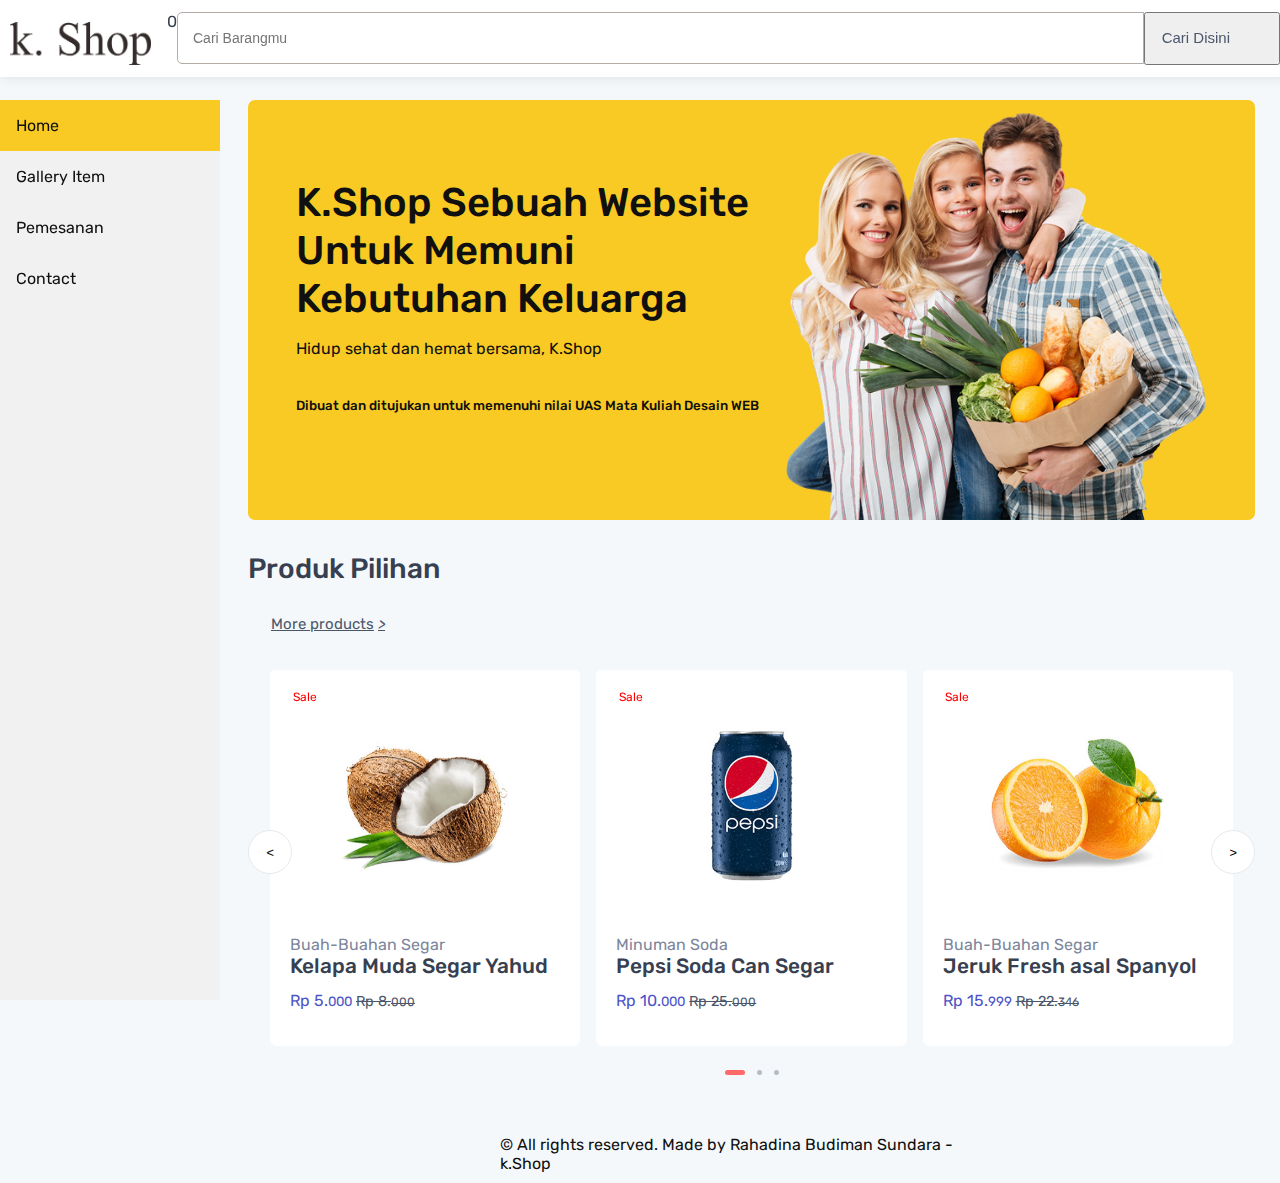
<file: index.html>
<!DOCTYPE html>
<html lang="en">

<head>
    <meta charset="UTF-8">
    <meta http-equiv="X-UA-Compatible" content="IE=edge">
    <meta name="viewport" content="width=device-width, initial-scale=1, maximum-scale=1, user-scalable=no">
    <link rel="shortcut icon" href="favicon/favicon.ico">
    <link rel="stylesheet" href="assets/css/styles.css">
    <link rel="stylesheet" href="assets/css/tiny-slider.css">
    <link rel="stylesheet" href="assets/css/simplebar.min.css">
    <link rel="stylesheet" href="https://cdn.jsdelivr.net/npm/boxicons@latest/css/boxicons.min.css">
    <title>k. Shop | Belanja Enak Bayarnya Gaenak</title>
</head>

<body>
    <!-- Bagian Header -->
    <header class="bg-light shadow-sm container-header fixed-atas">
        <div class="navbar navbar-light">
            <div class="input-group">
                <a class="navbar-logo" href="index.html"><img src="assets/images/logo.png" width="141" alt="k.Shop"></a>
                <div class="keranjang">
                    <span>0</span>
                </div>
                <input type="text" class="form-control rounded" placeholder="Cari Barangmu" disabled>
                <button class="button-control">Cari Disini</button>
                <div class="buat-navbar-samping">
                    <a class="active" href="index.html">Home</a>
                    <a href="gallery_item.html">Gallery Item</a>
                    <a href="pemesanan.html">Pemesanan</a>
                    <a href="kontak.html">Contact</a>
                </div>
                <div class="keranjang">
                    <span>0</span>
                </div>
            </div>
        </div>
    </header>
    <!-- Bagian Sidebar -->
    <aside class="offcanvas offcanvas-expand" id="sideNav" style="max-width: 0rem;">
        <div class="sidebar">
            <a class="active" href="index.html">Home</a>
            <a href="gallery_item.html">Gallery Item</a>
            <a href="pemesanan.html">Pemesanan</a>
            <a href="kontak.html">Contact</a>
        </div>
    </aside>
    <!-- Page-->
    <!-- Bagian Konten -->
    <main class="offcanvas-enabled">
        <section class="ps-lg-4 pe-lg-3 pt-4">
            <div class="px-3 pt-2">
                <!-- Carousels -->
                <section class="tns-carousel mb-3 mb-md-5">
                    <div class="tns-carousel-inner"
                        data-carousel-options="{&quot;items&quot;: 1, &quot;mode&quot;: &quot;gallery&quot;, &quot;nav&quot;: false, &quot;responsive&quot;: {&quot;0&quot;: {&quot;nav&quot;: true, &quot;controls&quot;: false}, &quot;576&quot;: {&quot;nav&quot;: false, &quot;controls&quot;: true}}}">
                        <!-- Slide 1-->
                        <div>
                            <div class="rounded-3 px-md-5 text-center text-xl-start" style="background-color: #f9ca24;">
                                <div class="d-xl-flex justify-content-between align-items-center px-4 px-sm-5 mx-auto"
                                    style="max-width: 1226px;">
                                    <div class="py-5 me-xl-4 mx-auto mx-xl-0" style="max-width: 490px;">
                                        <h2 class="h1 gelap">K.Shop Sebuah Website Untuk Memuni Kebutuhan
                                            Keluarga</h2>
                                        <p class="gelap pb-4">Hidup sehat dan hemat bersama, K.Shop</p>
                                        <h5 class="gelap pb-3">Dibuat dan ditujukan untuk memenuhi nilai
                                            UAS Mata Kuliah Desain WEB</h5>
                                    </div>
                                    <div><img src="assets/images/family1.png" alt="Image"></div>
                                </div>
                            </div>
                        </div>
                        <!-- Slide 2-->
                        <div>
                            <div class="rounded-3 px-md-5 text-center text-xl-start" style="background-color: #1a6fb0;">
                                <div class="d-xl-flex justify-content-between align-items-center px-4 px-sm-5 mx-auto"
                                    style="max-width: 1226px;">
                                    <div class="py-5 me-xl-4 mx-auto mx-xl-0" style="max-width: 490px;">
                                        <h2 class="h1 text-light">K.Shop Memliki bahan-bahan segar dan berkualitas
                                            langsung dari alam.</h2>
                                        <p class="text-light pb-4">Harga murah membuat website ini diminati oleh
                                            seluruh keluarga di Dunia.</p>
                                        <h5 class="text-light pb-3">#KELUARGASEHAT #KELUARGABAHAGIA</h5>
                                    </div>
                                    <div><img src="assets/images/segar.jpg" alt="Image"></div>
                                </div>
                            </div>
                        </div>
                    </div>
                </section>
                <!-- Bagian Grid -->
                <section class="pt-3 pt-md-4 py-5">
                    <!-- Heading-->
                    <div
                        class="d-flex flex-wrap justify-content-between align-items-center pt-1 border-bottom pb-4 mb-4">
                        <h2 class="h3 mb-0 pt-3 me-3">Produk Pilihan</h2>
                        <div class="pt-3"><a class="btn btn-outline-accent btn-sm" href="gallery_item.html">More
                                products<i class="ci-arrow-right ms-1 me-n1"></i></a></div>
                    </div>
                    <div class="tns-carousel tns-controls-static tns-controls-outside tns-nav-enabled pt-2">
                        <div class="tns-carousel-inner"
                            data-carousel-options="{&quot;items&quot;: 2, &quot;gutter&quot;: 16, &quot;controls&quot;: true, &quot;autoHeight&quot;: true, &quot;responsive&quot;: {&quot;0&quot;:{&quot;items&quot;:1}, &quot;480&quot;:{&quot;items&quot;:2}, &quot;720&quot;:{&quot;items&quot;:3}, &quot;991&quot;:{&quot;items&quot;:2}, &quot;1140&quot;:{&quot;items&quot;:3}, &quot;1300&quot;:{&quot;items&quot;:4}, &quot;1500&quot;:{&quot;items&quot;:5}}}">
                            <!-- Product-->
                            <div>
                                <div class="card product-card card-static pb-3"><span
                                        class="badge bg-danger badge-shadow">Sale</span>
                                    <a class="card-img-top d-block overflow-hidden"><img src="assets/images/01.jpg"
                                            alt="Product"></a>
                                    <div class="card-body py-2"><a class="product-meta d-block fs-xs pb-1"
                                            href="#">Buah-Buahan Segar</a>
                                        <h3 class="product-title fs-sm text-truncate"><a
                                                href="grocery-single.html">Kelapa Muda Segar Yahud</a></h3>
                                        <div class="product-price"><span class="text-accent">Rp
                                                5.<small>000</small></span>
                                            <del class="fs-sm-disc text-muted">Rp 8.<small>000</small></del>
                                        </div>
                                    </div>
                                    <div class="product-floating-btn">
                                        <a href="pemesanan.html"><button class="beli-sekarang">Beli
                                                Sekarang</button></a>
                                    </div>
                                </div>
                            </div>
                            <!-- Product-->
                            <div>
                                <div class="card product-card card-static pb-3"><span
                                        class="badge bg-danger badge-shadow">Sale</span>
                                    <a class="card-img-top d-block overflow-hidden"><img src="assets/images/03.jpg"
                                            alt="Product"></a>
                                    <div class="card-body py-2"><a class="product-meta d-block fs-xs pb-1"
                                            href="#">Minuman Soda</a>
                                        <h3 class="product-title fs-sm text-truncate"><a
                                                href="grocery-single.html">Pepsi Soda Can Segar</a></h3>
                                        <div class="product-price"><span class="text-accent">Rp
                                                10.<small>000</small></span>
                                            <del class="fs-sm-disc text-muted">Rp 25.<small>000</small></del>
                                        </div>
                                    </div>
                                    <div class="product-floating-btn">
                                        <a href="pemesanan.html"><button class="beli-sekarang">Beli
                                                Sekarang</button></a>
                                    </div>
                                </div>
                            </div>
                            <!-- Product-->
                            <div>
                                <div class="card product-card card-static pb-3"><span
                                        class="badge bg-danger badge-shadow">Sale</span>
                                    <a class="card-img-top d-block overflow-hidden"><img src="assets/images/04.jpg"
                                            alt="Product"></a>
                                    <div class="card-body py-2"><a class="product-meta d-block fs-xs pb-1"
                                            href="#">Buah-Buahan Segar</a>
                                        <h3 class="product-title fs-sm text-truncate"><a
                                                href="grocery-single.html">Jeruk Fresh asal Spanyol</a></h3>
                                        <div class="product-price"><span class="text-accent">Rp
                                                15.<small>999</small></span>
                                            <del class="fs-sm-disc text-muted">Rp 22.<small>346</small></del>
                                        </div>
                                    </div>
                                    <div class="product-floating-btn">
                                        <a href="pemesanan.html"><button class="beli-sekarang">Beli
                                                Sekarang</button></a>
                                    </div>
                                </div>
                            </div>
                            <!-- Product-->
                            <div>
                                <div class="card product-card card-static pb-3"><span
                                        class="badge bg-danger badge-shadow">Sale</span>
                                    <a class="card-img-top d-block overflow-hidden"><img src="assets/images/05.jpg"
                                            alt="Product"></a>
                                    <div class="card-body py-2"><a class="product-meta d-block fs-xs pb-1"
                                            href="#">Skincare</a>
                                        <h3 class="product-title fs-sm text-truncate"><a
                                                href="grocery-single.html">Moisture Body Lotion</a></h3>
                                        <div class="product-price"><span class="text-accent">Rp
                                                21.<small>743</small></span>
                                            <del class="fs-sm-disc text-muted">Rp 27.<small>951</small></del>
                                        </div>
                                    </div>
                                    <div class="product-floating-btn">
                                        <a href="pemesanan.html"><button class="beli-sekarang">Beli
                                                Sekarang</button></a>
                                    </div>
                                </div>
                            </div>
                            <!-- Product-->
                            <div>
                                <div class="card product-card card-static pb-3"><span
                                        class="badge bg-danger badge-shadow">Sale</span>
                                    <a class="card-img-top d-block overflow-hidden"><img src="assets/images/06.jpg"
                                            alt="Product"></a>
                                    <div class="card-body py-2"><a class="product-meta d-block fs-xs pb-1"
                                            href="#">Makanan</a>
                                        <h3 class="product-title fs-sm text-truncate"><a href="grocery-single.html">Nut
                                                Chocolate Paste</a></h3>
                                        <div class="product-price"><span class="text-accent">Rp
                                                50.<small>123</small></span>
                                            <del class="fs-sm-disc text-muted">Rp 47.<small>999</small></del>
                                        </div>
                                    </div>
                                    <div class="product-floating-btn">
                                        <a href="pemesanan.html"><button class="beli-sekarang">Beli
                                                Sekarang</button></a>
                                    </div>
                                </div>
                            </div>
                            <!-- Product-->
                            <div>
                                <div class="card product-card card-static pb-3"><span
                                        class="badge bg-danger badge-shadow">Sale</span>
                                    <a class="card-img-top d-block overflow-hidden"><img src="assets/images/07.jpg"
                                            alt="Product"></a>
                                    <div class="card-body py-2"><a class="product-meta d-block fs-xs pb-1"
                                            href="#">Bahan Pangan</a>
                                        <h3 class="product-title fs-sm text-truncate"><a
                                                href="grocery-single.html">Mozzarella Mini Cheese</a></h3>
                                        <div class="product-price"><span class="text-accent">Rp
                                                26.<small>999</small></span>
                                            <del class="fs-sm-disc text-muted">Rp 32.<small>999</small></del>
                                        </div>
                                    </div>
                                    <div class="product-floating-btn">
                                        <a href="pemesanan.html"><button class="beli-sekarang">Beli
                                                Sekarang</button></a>
                                    </div>
                                </div>
                            </div>
                            <!-- Product-->
                            <div>
                                <div class="card product-card card-static pb-3"><span
                                        class="badge bg-danger badge-shadow">Sale</span>
                                    <a class="card-img-top d-block overflow-hidden"><img src="assets/images/08.jpg"
                                            alt="Product"></a>
                                    <div class="card-body py-2"><a class="product-meta d-block fs-xs pb-1"
                                            href="#">Bahan Pangan</a>
                                        <h3 class="product-title fs-sm text-truncate"><a
                                                href="grocery-single.html">Mozzarella De Lucia</a></h3>
                                        <div class="product-price"><span class="text-accent">Rp
                                                42<small>999</small></span>
                                            <del class="fs-sm-disc text-muted">Rp 55<small>999</small></del>
                                        </div>
                                    </div>
                                    <div class="product-floating-btn">
                                        <a href="pemesanan.html"><button class="beli-sekarang">Beli
                                                Sekarang</button></a>
                                    </div>
                                </div>
                            </div>
                        </div>
                    </div>
                </section>
                <!-- Footer-->
                <div class="justify-content-between align-items-center mx-auto px-3"
                    style="width: 50%; padding-bottom: 10px;">
                    <div class="gelap opacity-50 py-3">© All rights
                        reserved. Made
                        by Rahadina Budiman
                        Sundara - k.Shop</a>
                    </div>
                </div>
            </div>
        </section>
    </main>
    <script src="assets/js/catalog.js"></script>
    <script src="assets/js/tiny-slider.js"></script>
    <script src="assets/js/smooth-scroll.polyfills.min.js"></script>
    <script src="assets/js/theme.min.js"></script>
    <script src="assets/js/simplebar.min.js"></script>
</body>

</html>
</file>
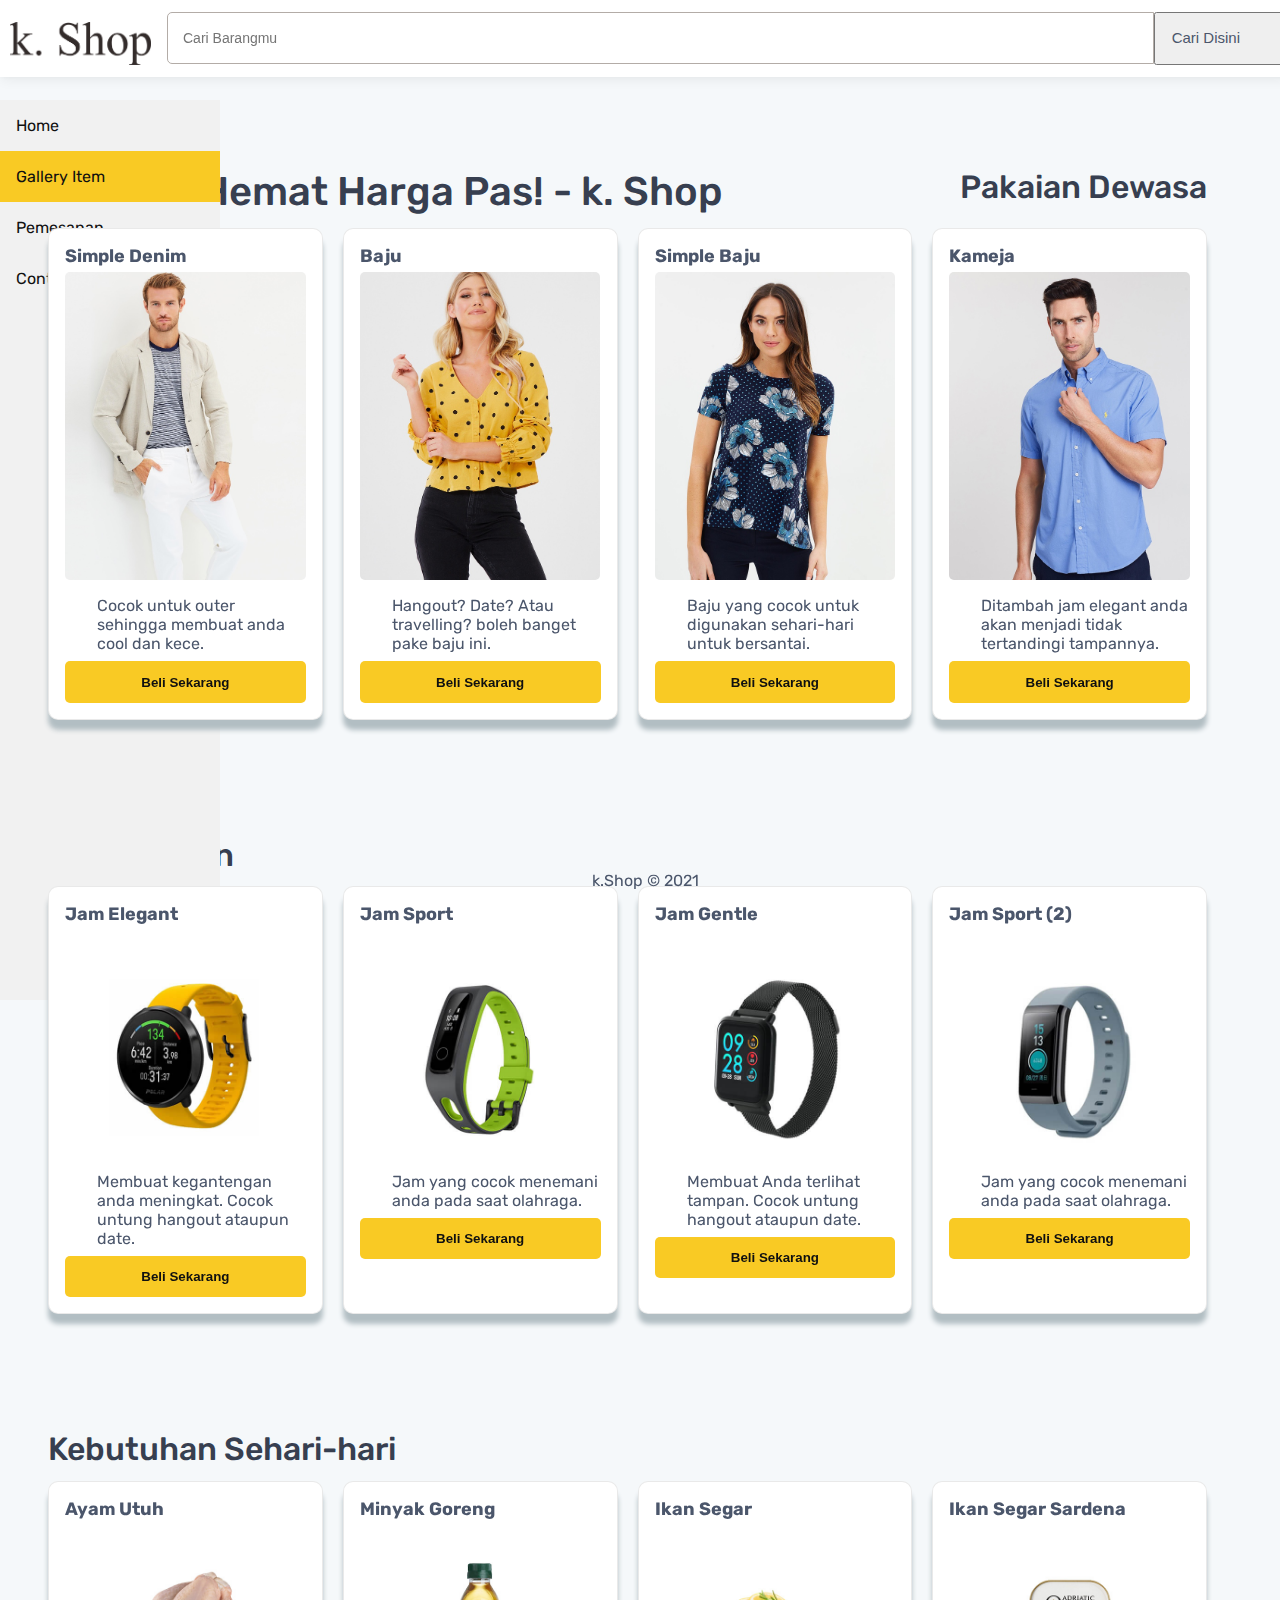
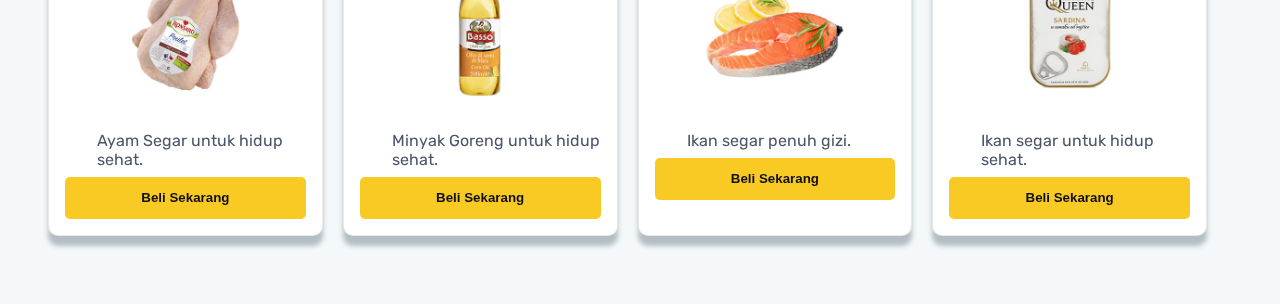
<file: gallery_item copy.html>
<!DOCTYPE html>
<html lang="en">

<head>
    <meta charset="UTF-8">
    <meta http-equiv="X-UA-Compatible" content="IE=edge">
    <link rel="shortcut icon" href="favicon/favicon.ico">
    <link rel="stylesheet" href="assets/css/styles.css">
    <title>k. Shop | Belanja Enak Bayarnya Gaenak</title>
</head>

<body>
    <!-- Bagian Header -->
    <header class="bg-light shadow-sm container-header fixed-atas">
        <div class="navbar navbar-light">
            <div class="input-group">
                <a class="navbar-logo" href="index.html"><img src="assets/images/logo.png" width="141" alt="k.Shop"></a>
                <input type="text" class="form-control rounded" placeholder="Cari Barangmu" disabled>
                <button class="button-control">Cari Disini</button>
            </div>
        </div>
    </header>
    <!-- Bagian Sidebar -->
    <div class="sidebar">
        <a href="index.html">Home</a>
        <a class="active" href="gallery_item.html">Gallery Item</a>
        <a href="pemesanan.html">Pemesanan</a>
        <a href="kontak.html">Contact</a>
    </div>


    <!-- Bagian Konten -->
    <div class="konten">
        <!-- Bagian Grid -->
        <section class="product-list">
            <h1>Belanja Hemat Harga Pas! - k. Shop</h1>
            <h2>Pakaian Dewasa</h2>
            <div class="product-container">
                <div class="card">
                    <div class="title-produk">Simple Denim</div>
                    <div class="gambar-produk"><img src="assets/images/img-1.jpg" alt=""></div>
                    <div class="text-produk">Cocok untuk outer sehingga membuat anda cool dan kece.</div>
                    <a href="pemesanan.html"><button class="beli-sekarang">Beli Sekarang</button></a>
                </div>
                <div class="card">
                    <div class="title-produk">Baju</div>
                    <div class="gambar-produk"><img src="assets/images/img-3.jpg" alt=""></div>
                    <div class="text-produk">Hangout? Date? Atau travelling? boleh banget pake baju ini.</div>
                    <a href="pemesanan.html"><button class="beli-sekarang">Beli Sekarang</button></a>
                </div>
                <div class="card">
                    <div class="title-produk">Simple Baju</div>
                    <div class="gambar-produk"><img src="assets/images/img-5.jpg" alt=""></div>
                    <div class="text-produk">Baju yang cocok untuk digunakan sehari-hari untuk bersantai.</div>
                    <a href="pemesanan.html"><button class="beli-sekarang">Beli Sekarang</button></a>
                </div>
                <div class="card">
                    <div class="title-produk">Kameja</div>
                    <div class="gambar-produk"><img src="assets/images/img-7.jpg" alt=""></div>
                    <div class="text-produk">Ditambah jam elegant anda akan menjadi tidak tertandingi tampannya.</div>
                    <a href="pemesanan.html"><button class="beli-sekarang">Beli Sekarang</button></a>
                </div>
            </div>
        </section>
        <!-- GRID 2 -->
        <section class="product-list">
            <h2>Jam Tangan</h2>
            <div class="product-container">
                <div class="card">
                    <div class="title-produk">Jam Elegant</div>
                    <div class="gambar-produk"><img src="assets/images/jam1.jpg" alt=""></div>
                    <div class="text-produk">Membuat kegantengan anda meningkat. Cocok untung hangout ataupun date.
                    </div>
                    <a href="pemesanan.html"><button class="beli-sekarang">Beli Sekarang</button></a>
                </div>
                <div class="card">
                    <div class="title-produk">Jam Sport</div>
                    <div class="gambar-produk"><img src="assets/images/jam2.jpg" alt=""></div>
                    <div class="text-produk">Jam yang cocok menemani anda pada saat olahraga.</div>
                    <a href="pemesanan.html"><button class="beli-sekarang">Beli Sekarang</button></a>
                </div>
                <div class="card">
                    <div class="title-produk">Jam Gentle</div>
                    <div class="gambar-produk"><img src="assets/images/jam3.jpg" alt=""></div>
                    <div class="text-produk">Membuat Anda terlihat tampan. Cocok untung hangout ataupun date.</div>
                    <a href="pemesanan.html"><button class="beli-sekarang">Beli Sekarang</button></a>
                </div>
                <div class="card">
                    <div class="title-produk">Jam Sport (2)</div>
                    <div class="gambar-produk"><img src="assets/images/jam4.jpg" alt=""></div>
                    <div class="text-produk">Jam yang cocok menemani anda pada saat olahraga.</div>
                    <a href="pemesanan.html"><button class="beli-sekarang">Beli Sekarang</button></a>
                </div>
            </div>
        </section>
        <!-- GRID 3 -->
        <section class="product-list">
            <h2>Kebutuhan Sehari-hari</h2>
            <div class="product-container">
                <div class="card">
                    <div class="title-produk">Ayam Utuh</div>
                    <div class="gambar-produk"><img src="assets/images/10.jpg" alt=""></div>
                    <div class="text-produk">Ayam Segar untuk hidup sehat.
                    </div>
                    <a href="pemesanan.html"><button class="beli-sekarang">Beli Sekarang</button></a>
                </div>
                <div class="card">
                    <div class="title-produk">Minyak Goreng</div>
                    <div class="gambar-produk"><img src="assets/images/12.jpg" alt=""></div>
                    <div class="text-produk">Minyak Goreng untuk hidup sehat.</div>
                    <a href="pemesanan.html"><button class="beli-sekarang">Beli Sekarang</button></a>
                </div>
                <div class="card">
                    <div class="title-produk">Ikan Segar</div>
                    <div class="gambar-produk"><img src="assets/images/13.jpg" alt=""></div>
                    <div class="text-produk">Ikan segar penuh gizi.</div>
                    <a href="pemesanan.html"><button class="beli-sekarang">Beli Sekarang</button></a>
                </div>
                <div class="card">
                    <div class="title-produk">Ikan Segar Sardena</div>
                    <div class="gambar-produk"><img src="assets/images/14.jpg" alt=""></div>
                    <div class="text-produk">Ikan segar untuk hidup sehat.</div>
                    <a href="pemesanan.html"><button class="beli-sekarang">Beli Sekarang</button></a>
                </div>
            </div>
        </section>

        <!-- Bagian Footer -->
        <footer class="fixed-bawah sticky-footer">
            k.Shop &copy; 2021
        </footer>
        <script src="assets/js/main.js"> </script>
</body>

</html>
</file>
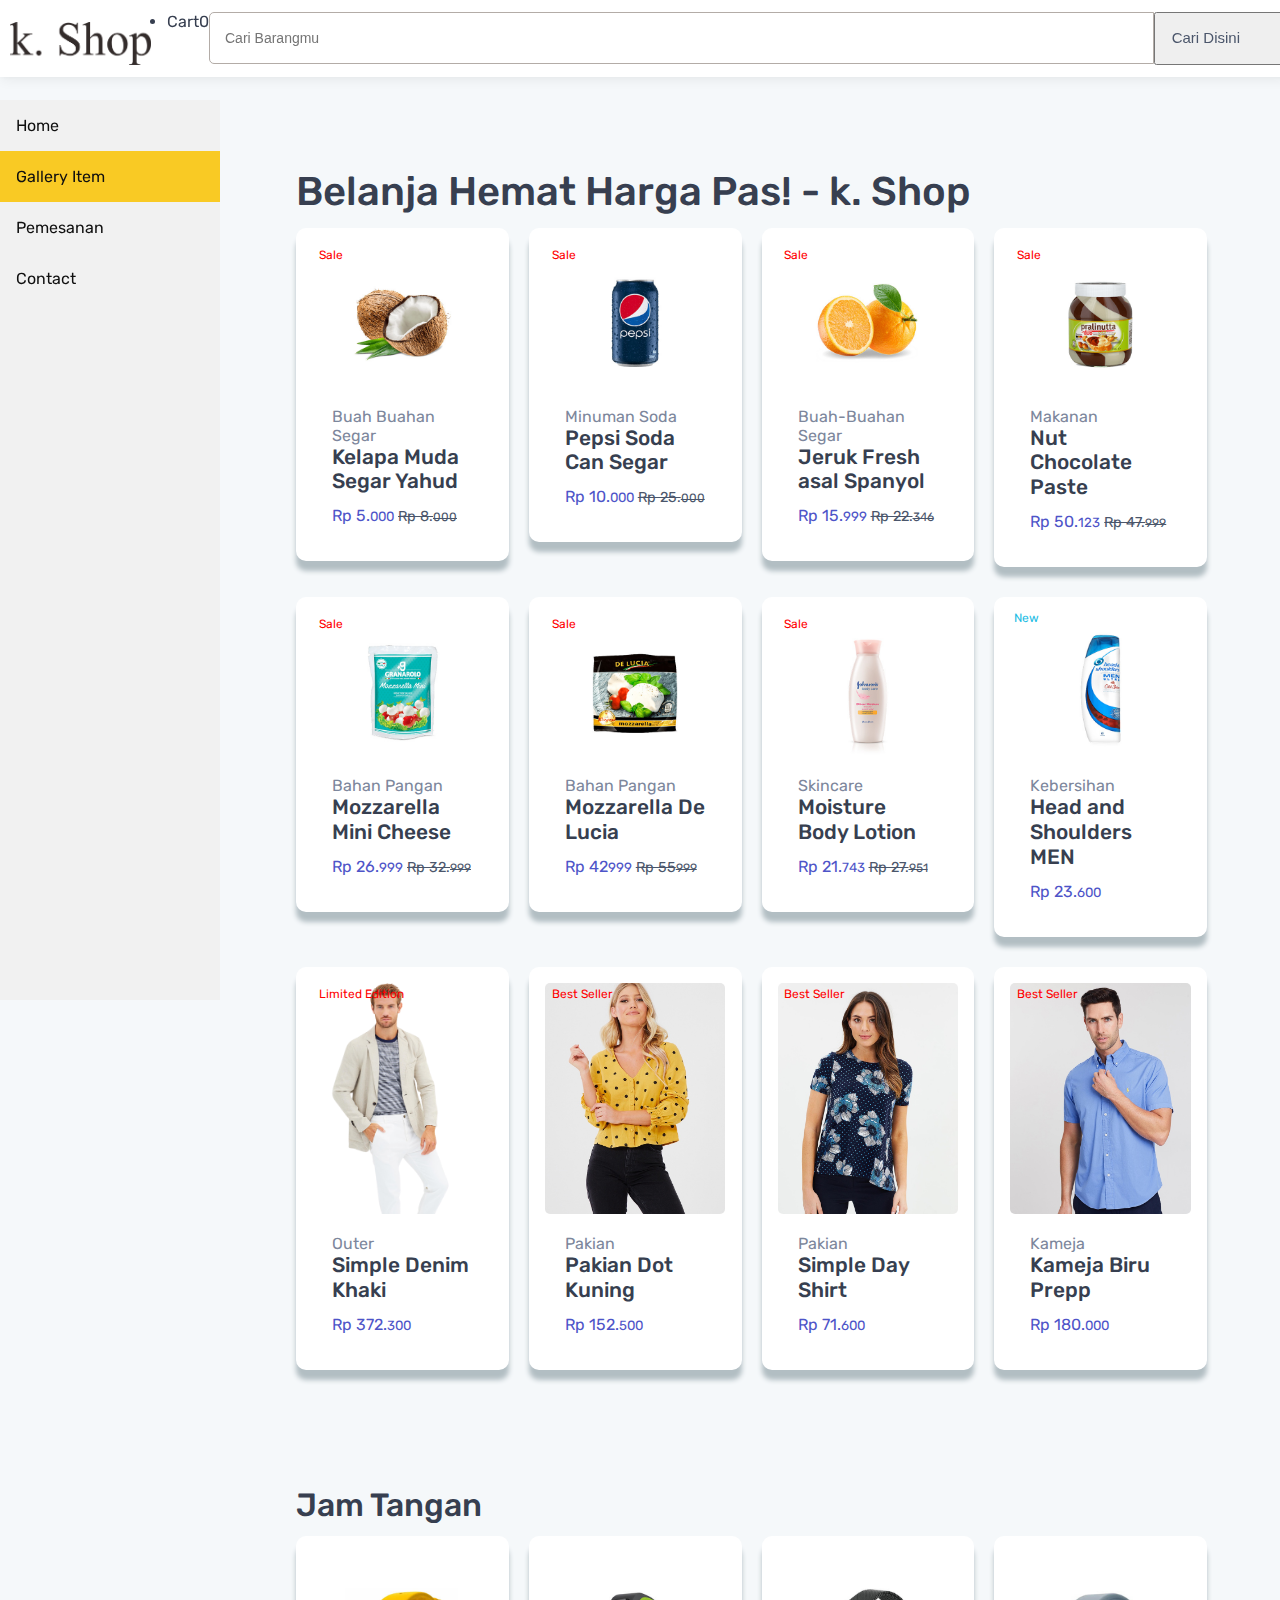
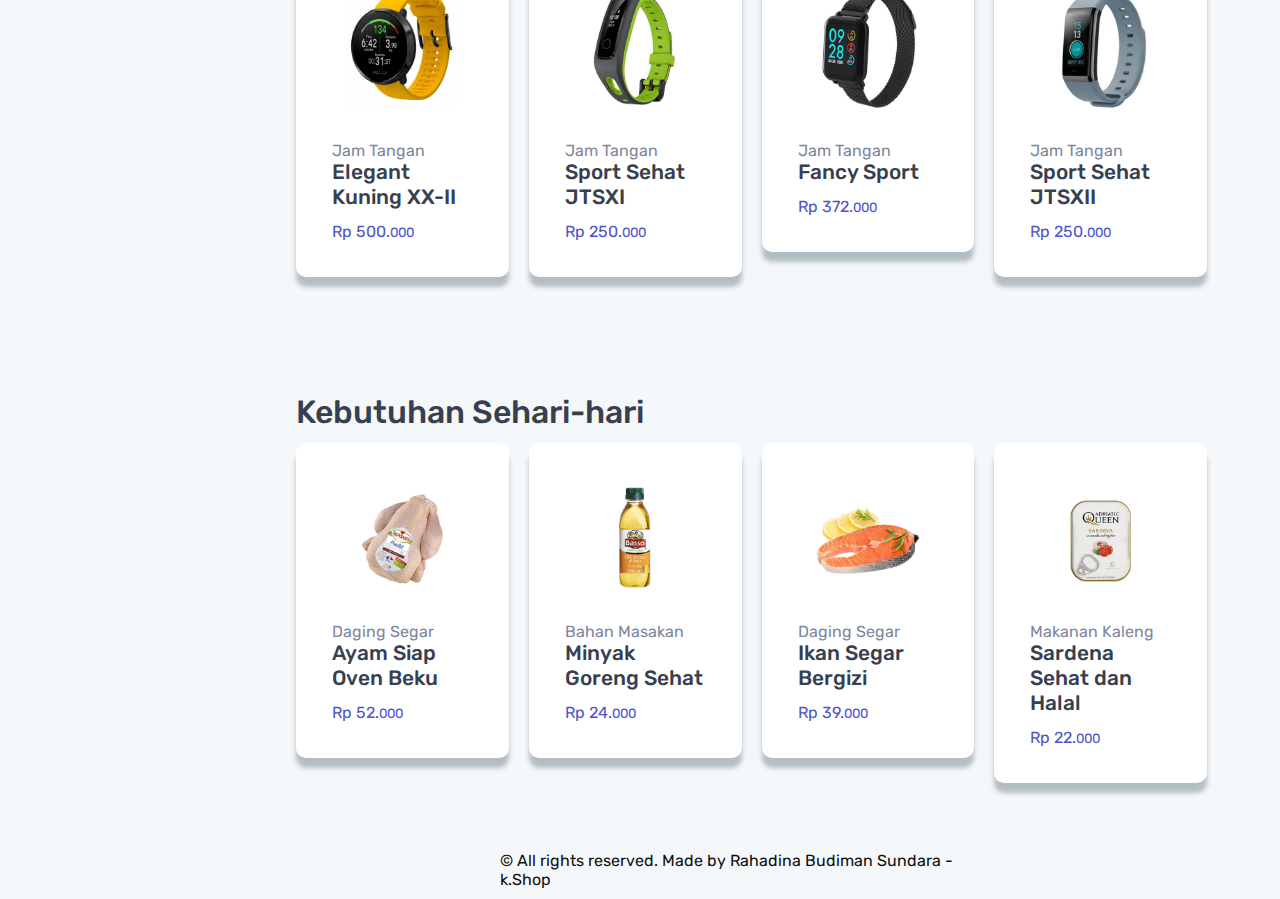
<file: gallery_item.html>
<!DOCTYPE html>
<html lang="en">

<head>
    <meta charset="UTF-8">
    <meta http-equiv="X-UA-Compatible" content="IE=edge">
    <meta name="viewport" content="width=device-width, initial-scale=1, maximum-scale=1, user-scalable=no">
    <link rel="shortcut icon" href="favicon/favicon.ico">
    <link rel="stylesheet" href="assets/css/styles.css">
    <link rel="stylesheet" href="assets/css/tiny-slider.css">
    <link rel="stylesheet" href="assets/css/simplebar.min.css">
    <link rel="stylesheet" href="https://cdn.jsdelivr.net/npm/boxicons@latest/css/boxicons.min.css">
    <title>k. Shop | Belanja Enak Bayarnya Gaenak</title>
</head>

<body>
    <div class="container">
        <!-- Bagian Header -->
        <header class="bg-light shadow-sm container-header fixed-atas">
            <div class="navbar navbar-light">
                <div class="input-group">
                    <a class="navbar-logo" href="index.html"><img src="assets/images/logo.png" width="141"
                            alt="k.Shop"></a>
                    <li class="keranjang">
                        Cart<span>0</span>
                    </li>
                    <input type="text" class="form-control rounded" placeholder="Cari Barangmu" disabled>
                    <button class="button-control">Cari Disini</button>
                    <div class="buat-navbar-samping">
                        <a class="active" href="index.html">Home</a>
                        <a href="gallery_item.html">Gallery Item</a>
                        <a href="pemesanan.html">Pemesanan</a>
                        <a href="kontak.html">Contact</a>
                    </div>
                </div>
            </div>
        </header>
        <!-- Bagian Sidebar -->
        <aside class="offcanvas offcanvas-expand" id="sideNav" style="max-width: 0rem;">
            <div class="sidebar">
                <a href="index.html">Home</a>
                <a class="active" href="gallery_item.html">Gallery Item</a>
                <a href="pemesanan.html">Pemesanan</a>
                <a href="kontak.html">Contact</a>
            </div>
        </aside>
        <!-- Bagian Konten -->
        <main class="offcanvas-enabled">
            <section class="ps-lg-4 pe-lg-3 pt-4">
                <div class="px-3 pt-2">
                    <!-- Carousels -->
                    <section class="product-list">
                        <h1>Belanja Hemat Harga Pas! - k. Shop</h1>
                        <div class="product-container">
                            <div>
                                <div class="card product-card card-static pb-3">
                                    <span class="badge bg-danger badge-shadow">Sale</span>
                                    <a class="card-img-top d-block overflow-hidden"><img src="assets/images/01.jpg"
                                            alt="Product"></a>
                                    <div class="card-body py-2"><a class="product-meta d-block fs-xs pb-1" href="#">Buah
                                            Buahan Segar</a>
                                        <h3 class="product-title fs-sm text-truncate">
                                            Kelapa Muda Segar Yahud</h3>
                                        <div class="product-price"><span class="text-accent">Rp
                                                5.<small>000</small></span>
                                            <del class="fs-sm-disc text-muted">Rp 8.<small>000</small></del>
                                        </div>
                                    </div>
                                    <div class="product-floating-btn">
                                        <a href="#"><button class="beli-sekarang">Beli
                                                Sekarang</button></a>
                                    </div>
                                </div>
                            </div>
                            <div>
                                <div class="card product-card card-static pb-3"><span
                                        class="badge bg-danger badge-shadow">Sale</span>
                                    <a class="card-img-top d-block overflow-hidden"><img src="assets/images/03.jpg"
                                            alt="Product"></a>
                                    <div class="card-body py-2"><a class="product-meta d-block fs-xs pb-1"
                                            href="#">Minuman Soda</a>
                                        <h3 class="product-title fs-sm text-truncate">Pepsi Soda Can Segar</h3>
                                        <div class="product-price"><span class="text-accent">Rp
                                                10.<small>000</small></span>
                                            <del class="fs-sm-disc text-muted">Rp 25.<small>000</small></del>
                                        </div>
                                    </div>
                                    <div class="product-floating-btn">
                                        <a href="#"><button class="beli-sekarang">Beli
                                                Sekarang</button></a>
                                    </div>
                                </div>
                            </div>
                            <div>
                                <div class="card product-card card-static pb-3"><span
                                        class="badge bg-danger badge-shadow">Sale</span>
                                    <a class="card-img-top d-block overflow-hidden"><img src="assets/images/04.jpg"
                                            alt="Product"></a>
                                    <div class="card-body py-2"><a class="product-meta d-block fs-xs pb-1"
                                            href="#">Buah-Buahan Segar</a>
                                        <h3 class="product-title fs-sm text-truncate"><a
                                                href="grocery-single.html">Jeruk Fresh asal Spanyol</a></h3>
                                        <div class="product-price"><span class="text-accent">Rp
                                                15.<small>999</small></span>
                                            <del class="fs-sm-disc text-muted">Rp 22.<small>346</small></del>
                                        </div>
                                    </div>
                                    <div class="product-floating-btn">
                                        <a href="pemesanan.html"><button class="beli-sekarang">Beli
                                                Sekarang</button></a>
                                    </div>
                                </div>
                            </div>
                            <div>
                                <div class="card product-card card-static pb-3"><span
                                        class="badge bg-danger badge-shadow">Sale</span>
                                    <a class="card-img-top d-block overflow-hidden"><img src="assets/images/06.jpg"
                                            alt="Product"></a>
                                    <div class="card-body py-2"><a class="product-meta d-block fs-xs pb-1"
                                            href="#">Makanan</a>
                                        <h3 class="product-title fs-sm text-truncate"><a href="grocery-single.html">Nut
                                                Chocolate Paste</a></h3>
                                        <div class="product-price"><span class="text-accent">Rp
                                                50.<small>123</small></span>
                                            <del class="fs-sm-disc text-muted">Rp 47.<small>999</small></del>
                                        </div>
                                    </div>
                                    <div class="product-floating-btn">
                                        <a href="pemesanan.html"><button class="beli-sekarang">Beli
                                                Sekarang</button></a>
                                    </div>
                                </div>
                            </div>
                            <div>
                                <div class="card product-card card-static pb-3"><span
                                        class="badge bg-danger badge-shadow">Sale</span>
                                    <a class="card-img-top d-block overflow-hidden"><img src="assets/images/07.jpg"
                                            alt="Product"></a>
                                    <div class="card-body py-2"><a class="product-meta d-block fs-xs pb-1"
                                            href="#">Bahan Pangan</a>
                                        <h3 class="product-title fs-sm text-truncate"><a
                                                href="grocery-single.html">Mozzarella Mini Cheese</a></h3>
                                        <div class="product-price"><span class="text-accent">Rp
                                                26.<small>999</small></span>
                                            <del class="fs-sm-disc text-muted">Rp 32.<small>999</small></del>
                                        </div>
                                    </div>
                                    <div class="product-floating-btn">
                                        <a href="pemesanan.html"><button class="beli-sekarang">Beli
                                                Sekarang</button></a>
                                    </div>
                                </div>
                            </div>
                            <div>
                                <div class="card product-card card-static pb-3"><span
                                        class="badge bg-danger badge-shadow">Sale</span>
                                    <a class="card-img-top d-block overflow-hidden"><img src="assets/images/08.jpg"
                                            alt="Product"></a>
                                    <div class="card-body py-2"><a class="product-meta d-block fs-xs pb-1"
                                            href="#">Bahan Pangan</a>
                                        <h3 class="product-title fs-sm text-truncate"><a
                                                href="grocery-single.html">Mozzarella De Lucia</a></h3>
                                        <div class="product-price"><span class="text-accent">Rp
                                                42<small>999</small></span>
                                            <del class="fs-sm-disc text-muted">Rp 55<small>999</small></del>
                                        </div>
                                    </div>
                                    <div class="product-floating-btn">
                                        <a href="pemesanan.html"><button class="beli-sekarang">Beli
                                                Sekarang</button></a>
                                    </div>
                                </div>
                            </div>
                            <div>
                                <div class="card product-card card-static pb-3"><span class="badge">Sale</span>
                                    <a class="card-img-top d-block overflow-hidden"><img src="assets/images/05.jpg"
                                            alt="Product"></a>
                                    <div class="card-body py-2"><a class="product-meta d-block fs-xs pb-1"
                                            href="#">Skincare</a>
                                        <h3 class="product-title fs-sm text-truncate"><a
                                                href="grocery-single.html">Moisture Body Lotion</a></h3>
                                        <div class="product-price"><span class="text-accent">Rp
                                                21.<small>743</small></span>
                                            <del class="fs-sm-disc text-muted">Rp 27.<small>951</small></del>
                                        </div>
                                    </div>
                                    <div class="product-floating-btn">
                                        <a href="pemesanan.html"><button class="beli-sekarang">Beli
                                                Sekarang</button></a>
                                    </div>
                                </div>
                            </div>
                            <div>
                                <div class="card product-card card-static pb-3"><span
                                        class="badge barang-baru">New</span>
                                    <a class="card-img-top d-block overflow-hidden"><img src="assets/images/09.jpg"
                                            alt="Product"></a>
                                    <div class="card-body py-2"><a class="product-meta d-block fs-xs pb-1"
                                            href="#">Kebersihan</a>
                                        <h3 class="product-title fs-sm text-truncate"><a href="grocery-single.html">Head
                                                and Shoulders MEN</a></h3>
                                        <div class="product-price"><span class="text-accent">Rp
                                                23.<small>600</small></span>
                                        </div>
                                    </div>
                                    <div class="product-floating-btn">
                                        <a href="pemesanan.html"><button class="beli-sekarang">Beli
                                                Sekarang</button></a>
                                    </div>
                                </div>
                            </div>
                            <!-- Pakaian -->
                            <div>
                                <div class="card product-card card-static pb-3"><span class="badge">Limited
                                        Edition</span>
                                    <a class="card-img-top d-block overflow-hidden"><img
                                            src="assets/images/img-1-removebg-preview.png" alt="Product"></a>
                                    <div class="card-body py-2"><a class="product-meta d-block fs-xs pb-1"
                                            href="#">Outer</a>
                                        <h3 class="product-title fs-sm text-truncate"><a
                                                href="grocery-single.html">Simple Denim Khaki</a></h3>
                                        <div class="product-price"><span class="text-accent">Rp
                                                372.<small>300</small></span>
                                        </div>
                                    </div>
                                    <div class="product-floating-btn">
                                        <a href="pemesanan.html"><button class="beli-sekarang">Beli
                                                Sekarang</button></a>
                                    </div>
                                </div>
                            </div>
                            <div>
                                <div class="card product-card card-static pb-3"><span class="badge">Best Seller</span>
                                    <a class="card-img-top d-block overflow-hidden"><img src="assets/images/img-3.jpg"
                                            alt="Product"></a>
                                    <div class="card-body py-2"><a class="product-meta d-block fs-xs pb-1"
                                            href="#">Pakian</a>
                                        <h3 class="product-title fs-sm text-truncate"><a
                                                href="grocery-single.html">Pakian Dot Kuning</a></h3>
                                        <div class="product-price"><span class="text-accent">Rp
                                                152.<small>500</small></span>
                                        </div>
                                    </div>
                                    <div class="product-floating-btn">
                                        <a href="pemesanan.html"><button class="beli-sekarang">Beli
                                                Sekarang</button></a>
                                    </div>
                                </div>
                            </div>
                            <div>
                                <div class="card product-card card-static pb-3"><span class="badge">Best Seller</span>
                                    <a class="card-img-top d-block overflow-hidden"><img src="assets/images/img-5.jpg"
                                            alt="Product"></a>
                                    <div class="card-body py-2"><a class="product-meta d-block fs-xs pb-1"
                                            href="#">Pakian</a>
                                        <h3 class="product-title fs-sm text-truncate"><a
                                                href="grocery-single.html">Simple Day Shirt</a></h3>
                                        <div class="product-price"><span class="text-accent">Rp
                                                71.<small>600</small></span>
                                        </div>
                                    </div>
                                    <div class="product-floating-btn">
                                        <a href="pemesanan.html"><button class="beli-sekarang">Beli
                                                Sekarang</button></a>
                                    </div>
                                </div>
                            </div>
                            <div>
                                <div class="card product-card card-static pb-3"><span class="badge">Best Seller</span>
                                    <a class="card-img-top d-block overflow-hidden"><img src="assets/images/img-7.jpg"
                                            alt="Product"></a>
                                    <div class="card-body py-2"><a class="product-meta d-block fs-xs pb-1"
                                            href="#">Kameja</a>
                                        <h3 class="product-title fs-sm text-truncate"><a
                                                href="grocery-single.html">Kameja Biru Prepp</a></h3>
                                        <div class="product-price"><span class="text-accent">Rp
                                                180.<small>000</small></span>
                                        </div>
                                    </div>
                                    <div class="product-floating-btn">
                                        <a href="pemesanan.html"><button class="beli-sekarang">Beli
                                                Sekarang</button></a>
                                    </div>
                                </div>
                            </div>
                        </div>
                    </section>
                    <!-- GRID 2 -->
                    <section class="product-list">
                        <h2>Jam Tangan</h2>
                        <div class="product-container">
                            <div>
                                <div class="card product-card card-static pb-3">
                                    <a class="card-img-top d-block overflow-hidden"><img src="assets/images/jam1.jpg"
                                            alt="Product"></a>
                                    <div class="card-body py-2"><a class="product-meta d-block fs-xs pb-1" href="#">Jam
                                            Tangan</a>
                                        <h3 class="product-title fs-sm text-truncate"><a
                                                href="grocery-single.html">Elegant Kuning XX-II</a></h3>
                                        <div class="product-price"><span class="text-accent">Rp
                                                500.<small>000</small></span>
                                        </div>
                                    </div>
                                    <div class="product-floating-btn">
                                        <a href="pemesanan.html"><button class="beli-sekarang">Beli
                                                Sekarang</button></a>
                                    </div>
                                </div>
                            </div>
                            <div>
                                <div class="card product-card card-static pb-3">
                                    <a class="card-img-top d-block overflow-hidden"><img src="assets/images/jam2.jpg"
                                            alt="Product"></a>
                                    <div class="card-body py-2"><a class="product-meta d-block fs-xs pb-1" href="#">Jam
                                            Tangan</a>
                                        <h3 class="product-title fs-sm text-truncate"><a
                                                href="grocery-single.html">Sport Sehat JTSXI</a></h3>
                                        <div class="product-price"><span class="text-accent">Rp
                                                250.<small>000</small></span>
                                        </div>
                                    </div>
                                    <div class="product-floating-btn">
                                        <a href="pemesanan.html"><button class="beli-sekarang">Beli
                                                Sekarang</button></a>
                                    </div>
                                </div>
                            </div>
                            <div>
                                <div class="card product-card card-static pb-3">
                                    <a class="card-img-top d-block overflow-hidden"><img src="assets/images/jam3.jpg"
                                            alt="Product"></a>
                                    <div class="card-body py-2"><a class="product-meta d-block fs-xs pb-1" href="#">Jam
                                            Tangan</a>
                                        <h3 class="product-title fs-sm text-truncate"><a
                                                href="grocery-single.html">Fancy Sport</a></h3>
                                        <div class="product-price"><span class="text-accent">Rp
                                                372.<small>000</small></span>
                                        </div>
                                    </div>
                                    <div class="product-floating-btn">
                                        <a href="pemesanan.html"><button class="beli-sekarang">Beli
                                                Sekarang</button></a>
                                    </div>
                                </div>
                            </div>
                            <div>
                                <div class="card product-card card-static pb-3">
                                    <a class="card-img-top d-block overflow-hidden"><img src="assets/images/jam4.jpg"
                                            alt="Product"></a>
                                    <div class="card-body py-2"><a class="product-meta d-block fs-xs pb-1" href="#">Jam
                                            Tangan</a>
                                        <h3 class="product-title fs-sm text-truncate"><a
                                                href="grocery-single.html">Sport Sehat JTSXII</a></h3>
                                        <div class="product-price"><span class="text-accent">Rp
                                                250.<small>000</small></span>
                                        </div>
                                    </div>
                                    <div class="product-floating-btn">
                                        <a href="pemesanan.html"><button class="beli-sekarang">Beli
                                                Sekarang</button></a>
                                    </div>
                                </div>
                            </div>
                        </div>
                    </section>
                    <!-- GRID 3 -->
                    <section class="product-list">
                        <h2>Kebutuhan Sehari-hari</h2>
                        <div class="product-container">
                            <div>
                                <div class="card product-card card-static pb-3">
                                    <a class="card-img-top d-block overflow-hidden"><img src="assets/images/10.jpg"
                                            alt="Product"></a>
                                    <div class="card-body py-2"><a class="product-meta d-block fs-xs pb-1"
                                            href="#">Daging Segar</a>
                                        <h3 class="product-title fs-sm text-truncate"><a href="grocery-single.html">Ayam
                                                Siap Oven Beku</a></h3>
                                        <div class="product-price"><span class="text-accent">Rp
                                                52.<small>000</small></span>
                                        </div>
                                    </div>
                                    <div class="product-floating-btn">
                                        <a href="pemesanan.html"><button class="beli-sekarang">Beli
                                                Sekarang</button></a>
                                    </div>
                                </div>
                            </div>
                            <div>
                                <div class="card product-card card-static pb-3">
                                    <a class="card-img-top d-block overflow-hidden"><img src="assets/images/12.jpg"
                                            alt="Product"></a>
                                    <div class="card-body py-2"><a class="product-meta d-block fs-xs pb-1"
                                            href="#">Bahan Masakan</a>
                                        <h3 class="product-title fs-sm text-truncate"><a
                                                href="grocery-single.html">Minyak Goreng Sehat</a></h3>
                                        <div class="product-price"><span class="text-accent">Rp
                                                24.<small>000</small></span>
                                        </div>
                                    </div>
                                    <div class="product-floating-btn">
                                        <a href="pemesanan.html"><button class="beli-sekarang">Beli
                                                Sekarang</button></a>
                                    </div>
                                </div>
                            </div>
                            <div>
                                <div class="card product-card card-static pb-3">
                                    <a class="card-img-top d-block overflow-hidden"><img src="assets/images/13.jpg"
                                            alt="Product"></a>
                                    <div class="card-body py-2"><a class="product-meta d-block fs-xs pb-1"
                                            href="#">Daging Segar
                                        </a>
                                        <h3 class="product-title fs-sm text-truncate"><a href="grocery-single.html">Ikan
                                                Segar Bergizi</a></h3>
                                        <div class="product-price"><span class="text-accent">Rp
                                                39.<small>000</small></span>
                                        </div>
                                    </div>
                                    <div class="product-floating-btn">
                                        <a href="pemesanan.html"><button class="beli-sekarang">Beli
                                                Sekarang</button></a>
                                    </div>
                                </div>
                            </div>
                            <div>
                                <div class="card product-card card-static pb-3">
                                    <a class="card-img-top d-block overflow-hidden"><img src="assets/images/14.jpg"
                                            alt="Product"></a>
                                    <div class="card-body py-2"><a class="product-meta d-block fs-xs pb-1"
                                            href="#">Makanan Kaleng</a>
                                        <h3 class="product-title fs-sm text-truncate"><a
                                                href="grocery-single.html">Sardena Sehat dan Halal</a></h3>
                                        <div class="product-price"><span class="text-accent">Rp
                                                22.<small>000</small></span>
                                        </div>
                                    </div>
                                    <div class="product-floating-btn">
                                        <a href="pemesanan.html"><button class="beli-sekarang">Beli
                                                Sekarang</button></a>
                                    </div>
                                </div>
                            </div>
                        </div>
                    </section>
                    <!-- Bagian Footer -->
                    <div class="justify-content-between align-items-center mx-auto px-3"
                        style="width: 50%; padding-bottom: 10px;">
                        <div class="gelap opacity-50 py-3">© All rights
                            reserved. Made
                            by Rahadina Budiman
                            Sundara - k.Shop</a>
                        </div>
                    </div>
                </div>
            </section>
        </main>
    </div>
    <script src="assets/js/main.js"></script>
    <script src="assets/js/catalog.js"></script>
    <script src="assets/js/tiny-slider.js"></script>
    <script src="assets/js/smooth-scroll.polyfills.min.js"></script>
    <script src="assets/js/theme.min.js"></script>
    <script src="assets/js/simplebar.min.js"></script>
</body>

</html>
</file>
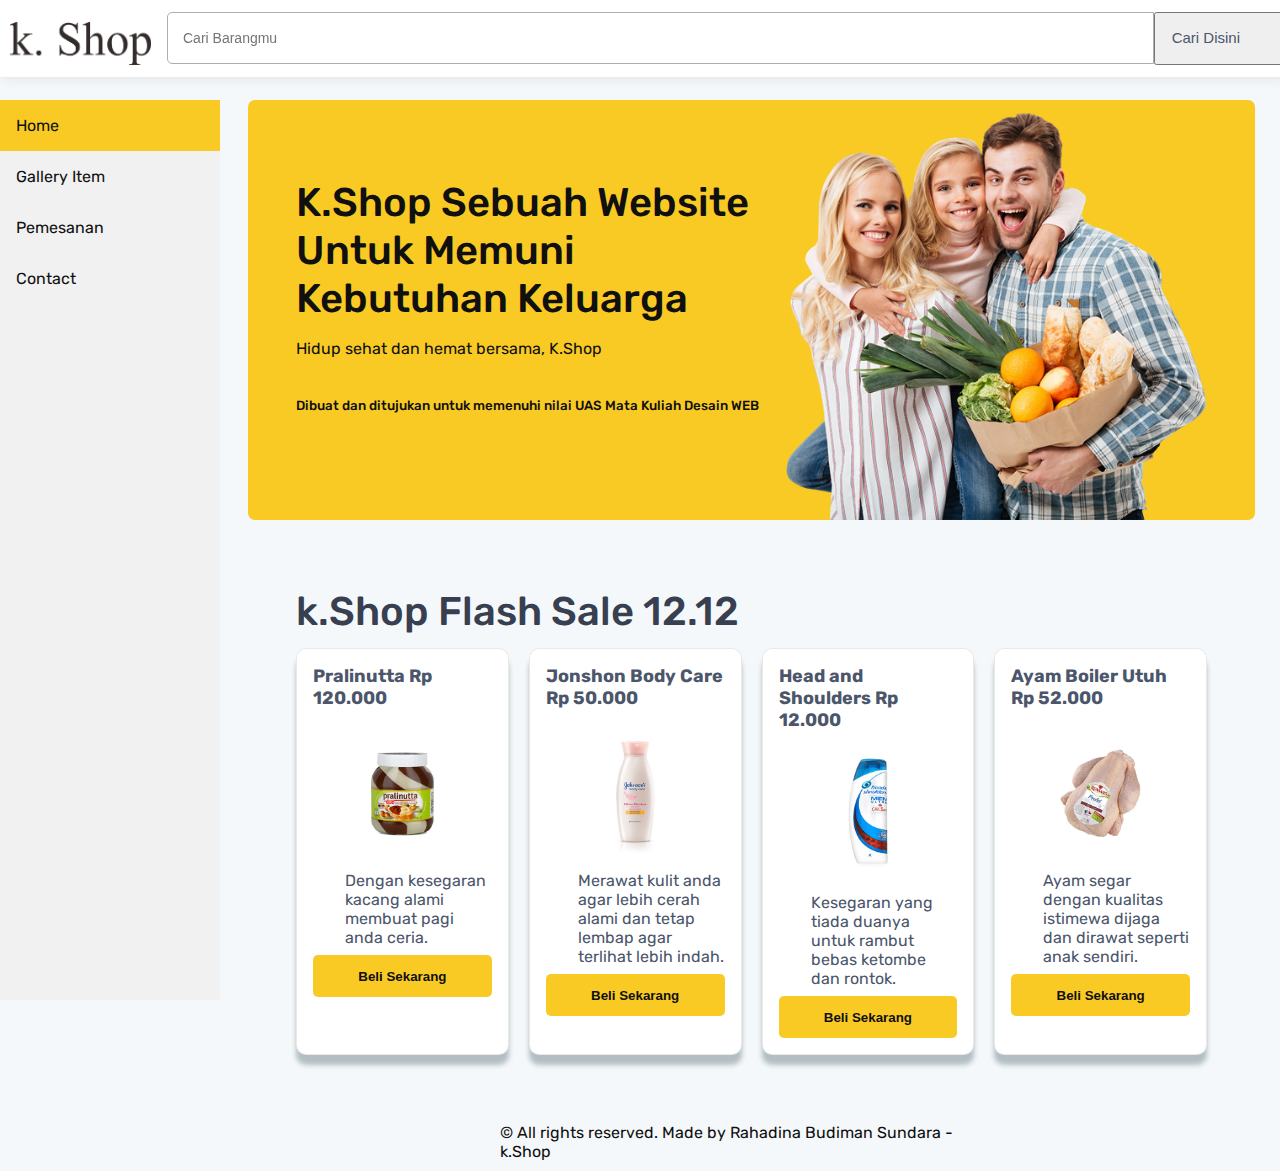
<file: index copy.html>
<!DOCTYPE html>
<html lang="en">

<head>
    <meta charset="UTF-8">
    <meta http-equiv="X-UA-Compatible" content="IE=edge">
    <meta name="viewport" content="width=device-width, initial-scale=1, maximum-scale=1, user-scalable=no">
    <link rel="shortcut icon" href="favicon/favicon.ico">
    <link rel="stylesheet" href="assets/css/styles.css">
    <link rel="stylesheet" href="assets/css/tiny-slider.css">
    <title>k. Shop | Belanja Enak Bayarnya Gaenak</title>
</head>

<body>
    <div class="container">
        <!-- Bagian Header -->
        <header class="bg-light shadow-sm container-header fixed-atas">
            <div class="navbar navbar-light">
                <div class="input-group">
                    <a class="navbar-logo" href="index.html"><img src="assets/images/logo.png" width="141"
                            alt="k.Shop"></a>
                    <input type="text" class="form-control rounded" placeholder="Cari Barangmu" disabled>
                    <button class="button-control">Cari Disini</button>
                </div>
            </div>
        </header>
        <!-- Bagian Sidebar -->
        <div class="sidebar">
            <a class="active" href="index.html">Home</a>
            <a href="gallery_item.html">Gallery Item</a>
            <a href="pemesanan.html">Pemesanan</a>
            <a href="kontak.html">Contact</a>
        </div>
        <!-- Bagian Konten -->
        <main class="offcanvas-enabled">
            <section class="ps-lg-4 pe-lg-3 pt-4">
                <div class="px-3 pt-2">
                    <!-- Carousels -->
                    <section class="tns-carousel mb-3 mb-md-5">
                        <div class="tns-carousel-inner"
                            data-carousel-options="{&quot;items&quot;: 1, &quot;mode&quot;: &quot;gallery&quot;, &quot;nav&quot;: false, &quot;responsive&quot;: {&quot;0&quot;: {&quot;nav&quot;: true, &quot;controls&quot;: false}, &quot;576&quot;: {&quot;nav&quot;: false, &quot;controls&quot;: true}}}">
                            <!-- Slide 1-->
                            <div>
                                <div class="rounded-3 px-md-5 text-center text-xl-start"
                                    style="background-color: #f9ca24;">
                                    <div class="d-xl-flex justify-content-between align-items-center px-4 px-sm-5 mx-auto"
                                        style="max-width: 1226px;">
                                        <div class="py-5 me-xl-4 mx-auto mx-xl-0" style="max-width: 490px;">
                                            <h2 class="h1 gelap">K.Shop Sebuah Website Untuk Memuni Kebutuhan
                                                Keluarga</h2>
                                            <p class="gelap pb-4">Hidup sehat dan hemat bersama, K.Shop</p>
                                            <h5 class="gelap pb-3">Dibuat dan ditujukan untuk memenuhi nilai
                                                UAS Mata Kuliah Desain WEB</h5>
                                        </div>
                                        <div><img src="assets/images/family1.png" alt="Image"></div>
                                    </div>
                                </div>
                            </div>
                            <!-- Slide 2-->
                            <div>
                                <div class="rounded-3 px-md-5 text-center text-xl-start"
                                    style="background-color: #1a6fb0;">
                                    <div class="d-xl-flex justify-content-between align-items-center px-4 px-sm-5 mx-auto"
                                        style="max-width: 1226px;">
                                        <div class="py-5 me-xl-4 mx-auto mx-xl-0" style="max-width: 490px;">
                                            <h2 class="h1 text-light">24/7 Delivery Service</h2>
                                            <p class="text-light pb-4">Order any goods from our store online and we
                                                deliver
                                                them to your door at a time convenient for you.</p>
                                            <h5 class="text-light pb-3">On the go? Try our mobile app</h5>
                                            <div
                                                class="d-flex flex-wrap justify-content-center justify-content-xl-start">
                                                <a class="btn-market btn-apple me-2 mb-2" href="#" role="button"><span
                                                        class="btn-market-subtitle">Download on
                                                        the</span><span class="btn-market-title">App
                                                        Store</span></a><a class="btn-market btn-google mb-2" href="#"
                                                    role="button"><span class="btn-market-subtitle">Download on
                                                        the</span><span class="btn-market-title">Google Play</span></a>
                                            </div>
                                        </div>
                                        <div><img src="assets/images/segar.jpg" alt="Image"></div>
                                    </div>
                                </div>
                            </div>
                        </div>
                    </section>
                    <!-- Bagian Grid -->
                    <section class="product-list">
                        <h1>k.Shop Flash Sale 12.12</h1>
                        <div class="product-container">
                            <div class="card">
                                <div class="title-produk">Pralinutta Rp 120.000</div>
                                <div class="gambar-produk"><img src="assets/images/06.jpg" alt=""></div>
                                <div class="text-produk">Dengan kesegaran kacang alami membuat pagi anda ceria.</div>
                                <button class="beli-sekarang">Beli Sekarang</button>
                            </div>
                            <div class="card">
                                <div class="title-produk">Jonshon Body Care Rp 50.000</div>
                                <div class="gambar-produk"><img src="assets/images/05.jpg" alt=""></div>
                                <div class="text-produk">Merawat kulit anda agar lebih cerah alami dan tetap lembap agar
                                    terlihat
                                    lebih indah.</div>
                                <button class="beli-sekarang">Beli Sekarang</button>
                            </div>
                            <div class="card">
                                <div class="title-produk">Head and Shoulders Rp 12.000</div>
                                <div class="gambar-produk"><img src="assets/images/09.jpg" alt=""></div>
                                <div class="text-produk">Kesegaran yang tiada duanya untuk rambut bebas ketombe dan
                                    rontok.</div>
                                <button class="beli-sekarang">Beli Sekarang</button>
                            </div>
                            <div class="card">
                                <div class="title-produk">Ayam Boiler Utuh Rp 52.000</div>
                                <div class="gambar-produk"><img src="assets/images/10.jpg" alt=""></div>
                                <div class="text-produk">Ayam segar dengan kualitas istimewa dijaga dan dirawat seperti
                                    anak
                                    sendiri.</div>
                                <button class="beli-sekarang">Beli Sekarang</button>
                            </div>
                        </div>
                    </section>
                    <!-- Bagian Footer -->
                    <!-- Footer-->
                    <div class="justify-content-between align-items-center mx-auto px-3"
                        style="width: 50%; padding-bottom: 10px;">
                        <div class="fs-xs gelap opacity-50 text-center text-sm-start py-3">© All rights
                            reserved. Made
                            by Rahadina Budiman
                            Sundara - k.Shop</a>
                        </div>
                    </div>
                    </footer>
                </div>
            </section>
        </main>
    </div>
    <script src="assets/js/tiny-slider.js"></script>
    <script src="assets/js/smooth-scroll.polyfills.min.js"></script>
    <script src="assets/js/theme.min.js"></script>
</body>

</html>
</file>
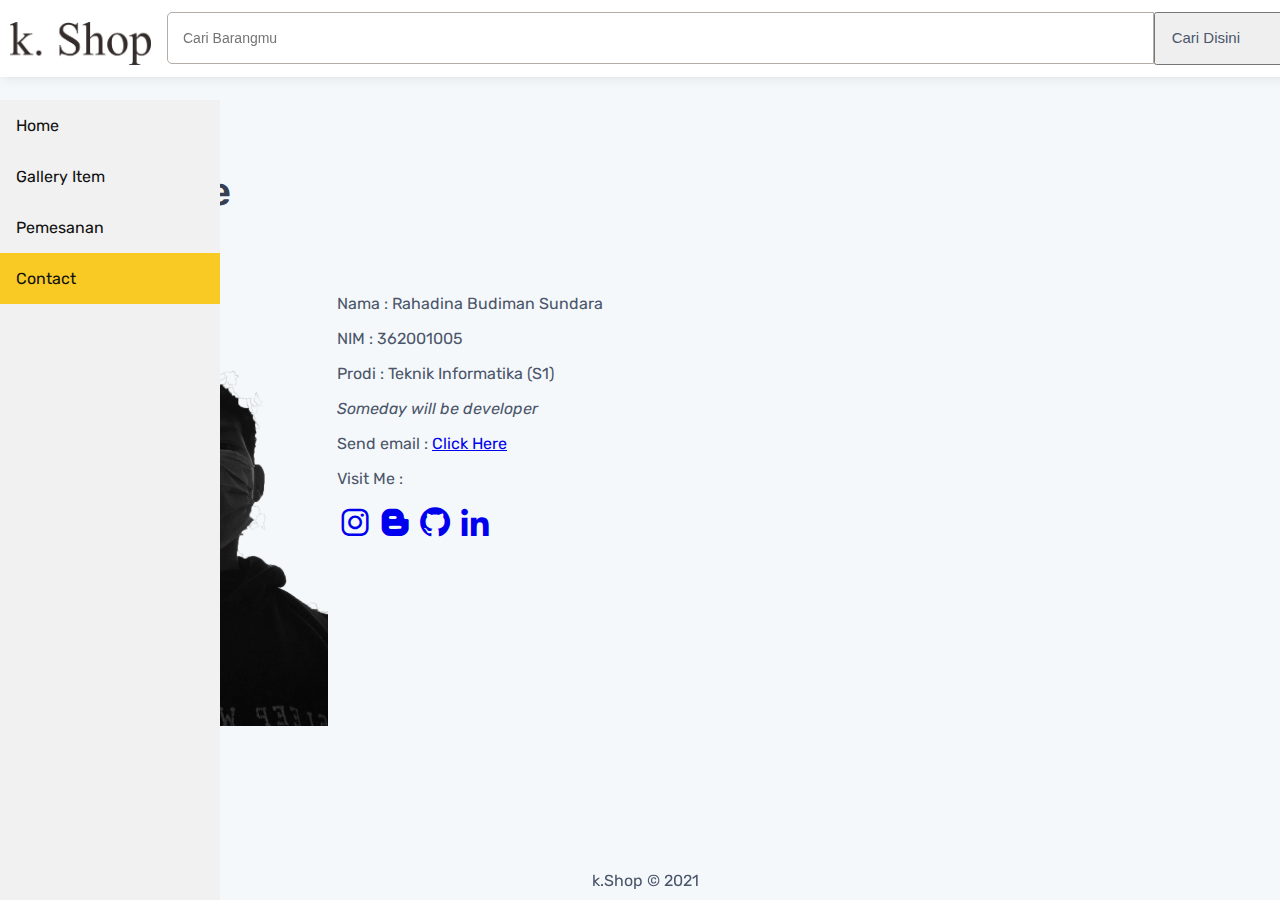
<file: kontak.html>
<!DOCTYPE html>
<html lang="en">

<head>
    <meta charset="UTF-8">
    <meta http-equiv="X-UA-Compatible" content="IE=edge">
    <link rel="shortcut icon" href="favicon/favicon.ico">
    <link rel="stylesheet" href="assets/css/styles.css">
    <link rel="stylesheet" href="assets/css/boxicons.min.css">
    <link rel="stylesheet" href="https://cdn.jsdelivr.net/npm/boxicons@latest/css/boxicons.min.css">
    <title>k. Shop | Belanja Enak Bayarnya Gaenak</title>
</head>

<body>
    <!-- Bagian Header -->
    <header class="bg-light shadow-sm container-header fixed-atas">
        <div class="navbar navbar-light">
            <div class="input-group">
                <a class="navbar-logo" href="index.html"><img src="assets/images/logo.png" width="141" alt="k.Shop"></a>
                <input type="text" class="form-control rounded" placeholder="Cari Barangmu" disabled>
                <button class="button-control">Cari Disini</button>
            </div>
        </div>
    </header>
    <!-- Bagian Sidebar -->
    <div class="sidebar">
        <a href="index.html">Home</a>
        <a href="gallery_item.html">Gallery Item</a>
        <a href="pemesanan.html">Pemesanan</a>
        <a class="active" href="kontak.html">Contact</a>
    </div>


    <!-- Bagian Konten -->
    <div class="konten">
        <!-- Bagian Grid -->
        <section class="contact-us">
            <h1>About Me</h1>
            <div class="me"><img src="assets/images/me.png" width=""></div>
            <div class="about-me">
                <p>Nama : Rahadina Budiman Sundara</p>
                <p>NIM : 362001005</p>
                <p>Prodi : Teknik Informatika (S1)</p>
                <p><i>Someday will be developer</i></p>
                <p>Send email : <a href="mailto:rahadoto@gmail.com">Click Here</a></p>
                <p>Visit Me :</p>
                <div class="social-icons">
                    <a href="https://instagram.com/rahadinabudiman" target="_blank"><i
                            class="bx bxl-instagram bx-md"></i></a>
                    <a href="https://www.keyzex.com/" target="_blank"><i class="bx bxl-blogger bx-md"></i></a>
                    <a href="https://github.com/rahadinabudiman" target="_blank"><i class="bx bxl-github bx-md"></i></a>
                    <a href="https://www.linkedin.com/in/rahadinabudiman/" target="_blank"><i
                            class="bx bxl-linkedin bx-md"></i></a>
                </div>
            </div>

        </section>

        <!-- Bagian Footer -->
        <footer class="fixed-bawah sticky-footer">
            k.Shop &copy; 2021
        </footer>
        <script src="assets/js/main.js"> </script>
</body>

</html>
</file>
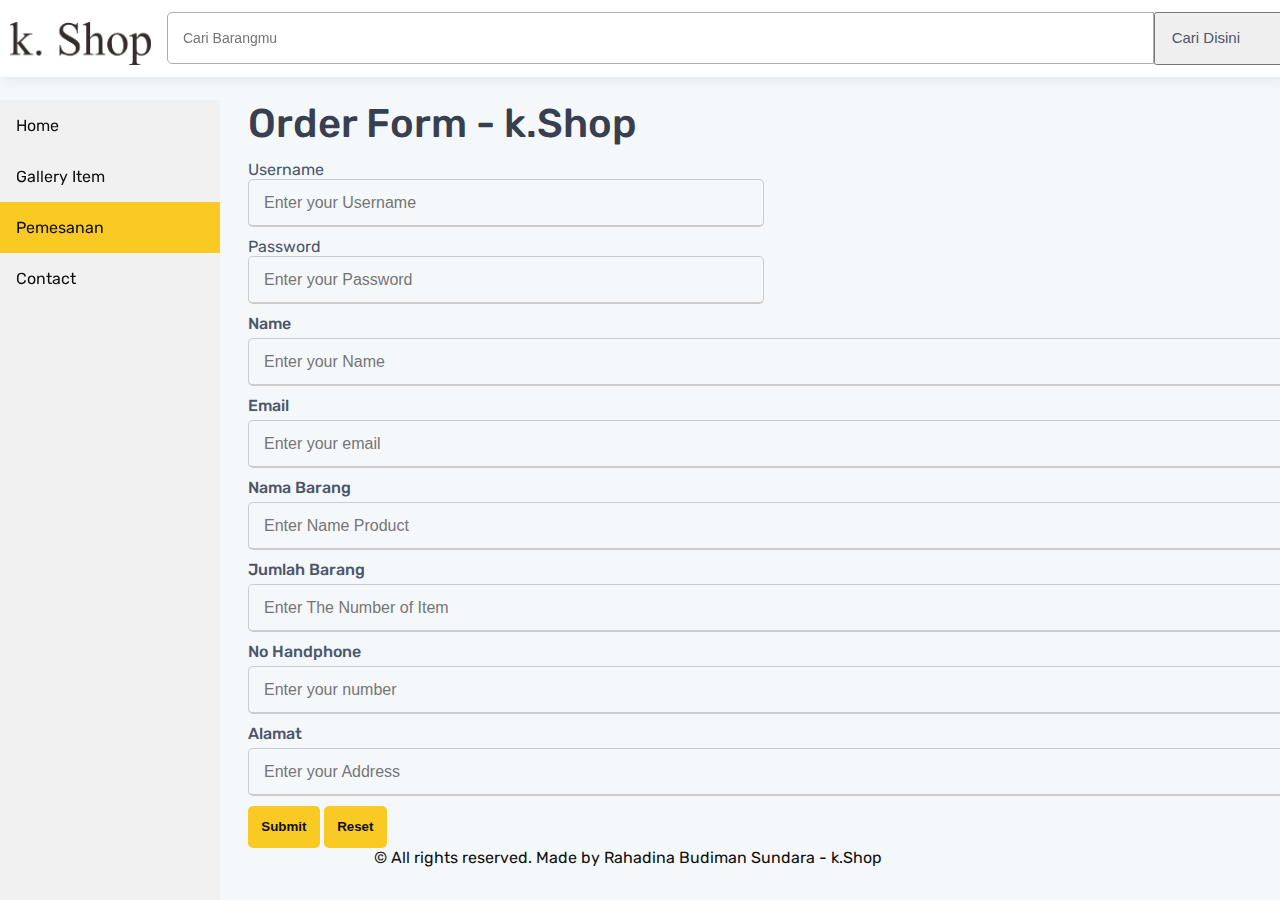
<file: pemesanan.html>
<!DOCTYPE html>
<html lang="en">

<head>
    <meta charset="UTF-8">
    <meta http-equiv="X-UA-Compatible" content="IE=edge">
    <link rel="shortcut icon" href="favicon/favicon.ico">
    <link rel="stylesheet" href="assets/css/styles.css">
    <link rel="stylesheet" href="assets/css/tiny-slider.css">
    <link rel="stylesheet" href="assets/css/simplebar.min.css">
    <link rel="stylesheet" href="https://cdn.jsdelivr.net/npm/boxicons@latest/css/boxicons.min.css">
    <title>k. Shop | Belanja Enak Bayarnya Gaenak</title>
</head>

<body>
    <!-- Bagian Header -->
    <header class="bg-light shadow-sm container-header fixed-atas">
        <div class="navbar navbar-light">
            <div class="input-group">
                <a class="navbar-logo" href="index.html"><img src="assets/images/logo.png" width="141" alt="k.Shop"></a>
                <input type="text" class="form-control rounded" placeholder="Cari Barangmu" disabled>
                <button class="button-control">Cari Disini</button>
                <div class="buat-navbar-samping">
                    <a class="active" href="index.html">Home</a>
                    <a href="gallery_item.html">Gallery Item</a>
                    <a href="pemesanan.html">Pemesanan</a>
                    <a href="kontak.html">Contact</a>
                </div>
            </div>
        </div>
    </header>
    <!-- Bagian Sidebar -->
    <aside class="offcanvas offcanvas-expand" id="sideNav" style="max-width: 0rem;">
        <div class="sidebar">
            <a href="index.html">Home</a>
            <a href="gallery_item.html">Gallery Item</a>
            <a class="active" href="pemesanan.html">Pemesanan</a>
            <a href="kontak.html">Contact</a>
        </div>
    </aside>


    <!-- Bagian Konten -->
    <main class="offcanvas-enabled">
        <section class="ps-lg-4 pe-lg-3 pt-4">
            <div class="px-3 pt-2">
                <h1>Order Form - k.Shop</h1>
                <form action="#" method="POST">
                    <div class="user-details">
                        <div class="input-boxuser">
                            <span class="details">Username</span>
                            <input type="text" placeholder="Enter your Username" required>
                        </div>
                        <div class="input-boxuser">
                            <span class="details">Password</span>
                            <input type="password" placeholder="Enter your Password" required>
                        </div>
                    </div>
                    <div class="user-details">
                        <div class="input-box">
                            <span class="details">Name</span>
                            <input type="text" placeholder="Enter your Name" required>
                        </div>
                        <div class="input-box">
                            <span class="details">Email</span>
                            <input type="email" placeholder="Enter your email" required>
                        </div>
                        <div class="input-box">
                            <span class="details">Nama Barang</span>
                            <input type="text" placeholder="Enter Name Product" required>
                        </div>
                        <div class="input-box">
                            <span class="details">Jumlah Barang</span>
                            <input type="text" placeholder="Enter The Number of Item" required>
                        </div>
                        <div class="input-box">
                            <span class="details">No Handphone</span>
                            <input type="text" placeholder="Enter your number" required>
                        </div>
                        <div class="input-box">
                            <span class="details">Alamat</span>
                            <input type="text" placeholder="Enter your Address" required>
                        </div>
                    </div>
                    <button type="submit" class="pesan-sekarang" name="submit"
                        onclick="alert('Pesanan Diproses!')">Submit</button>
                    <button type="reset" class="pesan-sekarang" name="reset">Reset</button>
                </form>
            </div>
        </section>
    </main>



    <!-- Bagian Footer -->
    <div class="justify-content-between align-items-center mx-auto px-3">
        <div class="gelap opacity-50 py-3">© All rights reserved. Made by Rahadina Budiman Sundara - k.Shop</a>
        </div>
    </div>
    <script src="assets/js/catalog.js"></script>
    <script src="assets/js/tiny-slider.js"></script>
    <script src="assets/js/smooth-scroll.polyfills.min.js"></script>
    <script src="assets/js/theme.min.js"></script>
    <script src="assets/js/simplebar.min.js"></script>
</body>

</html>
</file>
<file: assets/css/styles.css>
@import"https://fonts.googleapis.com/css2?family=Rubik:wght@300;400;500;700&display=swap";


html * {
    -webkit-font-smoothing: antialiased;
    -moz-osx-font-smoothing: grayscale
}

body {
    display: flex;
    flex-direction: column
}

body {
    margin: 0;
    font-size: 1rem;
    font-weight: 400;
    color: #4b566b;
    background-color: #f5f8fa;
    padding: 100px 25px 0 0;
    font-family: "Rubik", sans-serif;
    -webkit-text-size-adjust: 100%;
}

.mx-n2 {
    margin-right: -0.5rem !important;
    margin-left: -0.5rem !important
}

.row {
    --bs-gutter-x: 1.875rem;
    --bs-gutter-y: 0;
    display: flex;
    flex-wrap: wrap;
    margin-top: calc(var(--bs-gutter-y) * -1);
    margin-right: calc(var(--bs-gutter-x) * -.5);
    margin-left: calc(var(--bs-gutter-x) * -.5)
}

.g-0,
.gx-0 {
    --bs-gutter-x: 0
}

.g-0,
.gy-0 {
    --bs-gutter-y: 0
}

.row>* {
    flex-shrink: 0;
    width: 100%;
    max-width: 100%;
    padding-right: calc(var(--bs-gutter-x) * .5);
    padding-left: calc(var(--bs-gutter-x) * .5);
    margin-top: var(--bs-gutter-y)
}

.text-accent {
    color: #4e54c8 !important
}

.fs-sm-disc {
    font-size: 0.9rem !important
}

.fs-sm {
    font-size: 1.3rem !important
}

.py-5 {
    padding-top: 3rem !important;
    padding-bottom: 3rem !important
}

.me-xl-4 {
    margin-right: 1.5rem !important
}

.container-slide {
    display: grid;
    grid-template-columns: 1fr 1fr 1fr 1fr;
    grid-column-gap: 20px;
    grid-row-gap: 30px;
}

.navbar-light .navbar-brand {
    color: #373f50
}

.rounded-start {
    border-bottom-left-radius: .3125rem !important;
    border-top-left-radius: .3125rem !important
}

.navbar>.container,
.navbar>.container-fluid,
.navbar>.container-sm,
.navbar>.container-md,
.navbar>.container-lg,
.navbar>.container-xl {
    display: flex;
    flex-wrap: inherit;
    align-items: center;
    justify-content: space-between
}

.me-2 {
    margin-right: .5rem !important
}

.w-100 {
    width: 100% !important
}

.d-sm-none {
    display: none !important
}

.top-50 {
    top: 50% !important
}

.position-absolute {
    position: absolute !important
}

.input-group .position-absolute {
    z-index: 5
}

.input-group .position-absolute+.form-control,
.input-group .position-absolute+.password-toggle .form-control {
    padding-left: 2.5rem
}

.d-lg-flex {
    display: flex !important
}

.flex-nowrap {
    flex-wrap: nowrap !important
}

.mx-4 {
    margin-right: 1.5rem !important;
    margin-left: 1.5rem !important
}

.mx-xl-0 {
    margin-right: 0 !important;
    margin-left: 0 !important
}

.shadow-sm {
    box-shadow: 0 .125rem .3rem -0.0625rem rgba(0, 0, 0, .03), 0 .275rem .75rem -0.0625rem rgba(0, 0, 0, .06) !important
}

.bg-light {
    color: #373f50;
    background-color: rgba(255, 255, 255);
    box-shadow: 0 .5rem 1.125rem -0.275rem rgba(0, 0, 0, .25);
    box-shadow: 0 .5rem 1.125rem -0.275rem rgba(255, 255, 255, .9);
}

.container-header {
    padding: 0;
    padding-left: 10px;
    width: 100%;
    margin: 0;
    margin-right: auto;
    margin-left: auto;
}

.button-control {
    padding: .625rem 3rem .625rem 1rem;
    font-size: 0.9375rem;
    line-height: 1.5;
    color: #4b566b;
}

.navbar {
    position: relative;
    display: flex;
    flex-wrap: wrap;
    align-items: center;
    justify-content: space-between;
    padding-top: .75rem;
    padding-bottom: .75rem
}

.navbar-logo {
    padding-top: .625rem;
    margin-right: 1rem;
    white-space: nowrap
}

.rounded {
    border-bottom-left-radius: .3125rem !important;
    border-top-left-radius: .3125rem !important
}

.input-group {
    position: relative;
    display: flex;
    flex-wrap: wrap;
    align-items: stretch;
    width: 100%
}

.input-group>.form-control {
    position: relative;
    flex: 1 1 auto;
}

.fixed-atas {
    position: fixed;
    top: 0;
    right: 0;
    left: 0;
    z-index: 1030
}

.fixed-bawah {
    position: fixed;
    right: 20px;
    bottom: 10px;
    left: 30px;
    text-align: center;
    z-index: 1500
}

/* ORDER LIST */
.order-list {
    margin-top: 20px;
    margin-bottom: 20px;
    padding: 3em;
    align-items: center;
    justify-content: space-between;
}

/* GRID PRODUCT */
.product-container {
    display: grid;
    grid-template-columns: 1fr 1fr 1fr 1fr;
    grid-column-gap: 20px;
    grid-row-gap: 30px;
}

.product-list {
    margin-top: 20px;
    margin-bottom: 20px;
    padding: 3em;
    list-style: none;
    display: flex;
    flex-wrap: wrap;
    align-items: left;
    justify-content: space-between;
}

.product-list .card {
    border-radius: 10px;
    padding: 1em;
    box-shadow: 0px 10px 5px #b2bec3;
    text-align: left;
    font-family: "Rubik", sans-serif;
}

.card .title-produk {
    margin-bottom: 0.3em;
    font-size: 18px;
    font-weight: bold;
}

.card img {
    max-width: 100%;
    border-radius: 5px;
}

.card .text-produk {
    text-align: left;
    margin-top: 1em;
    margin-left: 2em;
    margin-bottom: 0.5em;
    font-size: 16px;
}

.beli-sekarang {
    background-color: #f9ca24;
    color: #101010;
    border: none;
    padding: 1em;
    border-radius: 5px;
    font-weight: bold;
    width: 100%;
}

.beli-sekarang:hover {
    box-shadow: 0px 10px 5px #b2bec3;
    color: #30336b;
}

/* Sidebar */
.sidebar {
    position: absolute;
    top: 100px;
    left: 0;
    width: 220px;
    height: 100%;
    background-color: #f1f1f1;
    overflow: auto;
}

@media screen {
    body>header {
        position: fixed;
    }

    body>div.sidebar {
        position: fixed;
    }
}

.sidebar a {
    display: block;
    color: #101010;
    padding: 16px;
    text-decoration: none;
}

.sidebar a.active {
    background-color: #f9ca24;
    color: #101010;
}

.sidebar a:hover:not(.active) {
    background-color: #b2bec3;
    color: #101010;
}

/* Bagian Teks */
h6,
.h6,
h5,
.h5,
h4,
.h4,
h3,
.h3,
h2,
.h2,
h1,
.h1 {
    margin-top: 0;
    margin-bottom: .75rem;
    font-weight: 500;
    line-height: 1.2;
    color: #373f50
}

/* Banner Sederhana */
.banner {
    padding-top: 3rem !important;
    padding-bottom: 3rem !important;
    margin-right: 1.5rem !important;
    margin-right: auto !important;
    margin-left: auto !important;
    margin-right: 0 !important;
    margin-left: 0 !important
}

.banner-rounded {
    border-radius: .6375rem !important
}

.pb-3 {
    padding-bottom: 1rem !important
}

.pb-4 {
    padding-bottom: 1.5rem !important
}

.text-light {
    color: #fff !important
}

.gelap {
    color: #101010;
}

.d-xl-flex {
    display: flex !important
}

.justify-content-between {
    justify-content: space-between !important
}

.align-items-center {
    align-items: center !important
}

.px-4 {
    padding-right: 1.5rem !important;
    padding-left: 1.5rem !important
}

.px-sm-5 {
    padding-right: 3rem !important;
    padding-left: 3rem !important
}

.mx-auto {
    margin-right: auto !important;
    margin-left: auto !important
}

/* SLIDER */
.mySlides {
    display: none;
}

img {
    vertical-align: middle;
    max-width: 100%;
    height: auto !important
}

/* ORDER LIST */
.content form .user-details {
    display: flex;
    flex-wrap: wrap;
    justify-content: space-between;
    margin: 20px 0 12px 0;
}

form .user-details .input-boxuser {
    margin-bottom: 10px;
    width: calc(100% / 2 - 20px);
}

form .user-details .input-box {
    margin-bottom: 10px;
    width: 100%;
}


form .input-box span.details {
    display: block;
    font-weight: 500;
    margin-bottom: 5px;
}

.user-details .input-boxuser input {
    height: 45px;
    width: 100%;
    outline: none;
    font-size: 16px;
    border-radius: 5px;
    padding-left: 15px;
    border: 1px solid #ccc;
    border-bottom-width: 2px;
    transition: all 0.3s ease;
}

.user-details .input-box input {
    height: 45px;
    width: 100%;
    outline: none;
    font-size: 16px;
    border-radius: 5px;
    padding-left: 15px;
    border: 1px solid #ccc;
    border-bottom-width: 2px;
    transition: all 0.3s ease;
}

.user-details .input-box input:focus,
.user-details .input-box input:valid {
    border-color: #9b59b6;
}

form .gender-details .gender-title {
    font-size: 20px;
    font-weight: 500;
}

form .category {
    display: flex;
    width: 80%;
    margin: 14px 0;
    justify-content: space-between;
}

form .category label {
    display: flex;
    align-items: center;
    cursor: pointer;
}

form .category label .dot {
    height: 18px;
    width: 18px;
    border-radius: 50%;
    margin-right: 10px;
    background: #d9d9d9;
    border: 5px solid transparent;
    transition: all 0.3s ease;
}

#dot-1:checked~.category label .one,
#dot-2:checked~.category label .two,
#dot-3:checked~.category label .three {
    background: #9b59b6;
    border-color: #d9d9d9;
}

form input[type="radio"] {
    display: none;
}

@media(max-width: 584px) {
    .container {
        max-width: 100%;
    }

    form .user-details .input-boxuser {
        margin-bottom: 15px;
        width: 100%;
    }

    form .user-details .input-box {
        margin-bottom: 15px;
        width: 100%;
    }

    form .category {
        width: 100%;
    }

    .content form .user-details {
        max-height: 300px;
        overflow-y: scroll;
    }

    .user-details::-webkit-scrollbar {
        width: 5px;
    }
}

@media(max-width: 459px) {
    .container .content .category {
        flex-direction: column;
    }
}


/* BUTTON ORDER LIST */
.pesan-sekarang {
    background-color: #f9ca24;
    color: #101010;
    border: none;
    padding: 1em;
    border-radius: 5px;
    font-weight: bold;
}

.pesan-sekarang:hover {
    box-shadow: 0px 10px 5px #b2bec3;
    color: #30336b;
}

/* CONTACT US */

.social-icons a:hover {
    text-decoration: none;
    color: #f9ca24;
}

.about-me {
    padding: 50px;
}

about-me p {
    text-align: justify;
}

.me img {
    float: left;
    margin: 0 9px 3px 0;
    width: 280px;
    height: 500px;
}

.contact-us {
    margin-top: 20px;
    margin-bottom: 20px;
    padding: 3em;
    align-items: center;
    justify-content: space-between;
}

.contact-us h1 {
    align-items: center;
}


input {
    font-size: 0.875em;
    width: 470px;
    height: 50px;
    padding: 0px 15px 0px 15px;
    background: transparent;
    outline: none;
    color: #726659;
    border: solid 1px #b3aca7;
    border-bottom: 1;
    transition: all 0.3s ease-in-out;
    -webkit-transition: all 0.3s ease-in-out;
    -moz-transition: all 0.3s ease-in-out;
    -ms-transition: all 0.3s ease-in-out;
}

#submit {
    width: 502px;
    padding: 0;
    margin: -5px 0px 0px 0px;
    font-size: 0.875em;
    color: #101010;
    outline: none;
    cursor: pointer;
    border: solid 1px #b3aca7;
    border-top: none;
}

#submit:hover {
    color: #f9ca24;
}

h1,
.h1 {
    font-size: calc(1.375rem + 1.5vw)
}

@media(min-width: 1200px) {

    h1,
    .h1 {
        font-size: 2.5rem
    }
}

h2,
.h2 {
    font-size: calc(1.325rem + 0.9vw)
}

@media(min-width: 1200px) {

    h2,
    .h2 {
        font-size: 2rem
    }
}

h3,
.h3 {
    font-size: calc(1.3rem + 0.6vw)
}

@media(min-width: 1200px) {

    h3,
    .h3 {
        font-size: 1.75rem
    }
}

h4,
.h4 {
    font-size: calc(1.275rem + 0.3vw)
}

@media(min-width: 1200px) {

    h4,
    .h4 {
        font-size: 1.5rem
    }
}





.spinner-border {
    display: inline-block;
    width: 2rem;
    height: 2rem;
    vertical-align: -0.125em;
    border: .15em solid currentColor;
    border-right-color: transparent;
    border-radius: 50%;
    -webkit-animation: .75s linear infinite spinner-border;
    animation: .75s linear infinite spinner-border
}

.spinner-border-sm {
    width: 1rem;
    height: 1rem;
    border-width: .1em
}

@-webkit-keyframes spinner-grow {
    0% {
        transform: scale(0)
    }

    50% {
        opacity: 1;
        transform: none
    }
}

@keyframes spinner-grow {
    0% {
        transform: scale(0)
    }

    50% {
        opacity: 1;
        transform: none
    }
}

.spinner-grow {
    display: inline-block;
    width: 2rem;
    height: 2rem;
    vertical-align: -0.125em;
    background-color: currentColor;
    border-radius: 50%;
    opacity: 0;
    -webkit-animation: .75s linear infinite spinner-grow;
    animation: .75s linear infinite spinner-grow
}

.spinner-grow-sm {
    width: 1rem;
    height: 1rem
}

@media(prefers-reduced-motion: reduce) {

    .spinner-border,
    .spinner-grow {
        -webkit-animation-duration: 1.5s;
        animation-duration: 1.5s
    }
}

.offcanvas {
    position: fixed;
    bottom: 0;
    z-index: 1080;
    display: flex;
    flex-direction: column;
    max-width: 100%;
    visibility: hidden;
    background-color: #fff;
    background-clip: padding-box;
    outline: 0;
    box-shadow: 0 .3rem 1.525rem -0.375rem rgba(0, 0, 0, .1);
    transition: transform .3s ease-in-out
}

@media(prefers-reduced-motion: reduce) {
    .offcanvas {
        transition: none
    }
}

.offcanvas-backdrop {
    position: fixed;
    top: 0;
    left: 0;
    z-index: 1040;
    width: 100vw;
    height: 100vh;
    background-color: #000
}

.offcanvas-backdrop.fade {
    opacity: 0
}

.offcanvas-backdrop.show {
    opacity: .5
}

.offcanvas-header {
    display: flex;
    align-items: center;
    justify-content: space-between;
    padding: 1.25rem 1.5rem
}

.offcanvas-header .btn-close {
    padding: .625rem .75rem;
    margin-top: -0.625rem;
    margin-right: -0.75rem;
    margin-bottom: -0.625rem
}

.offcanvas-title {
    margin-bottom: 0;
    line-height: initial
}

.offcanvas-body {
    flex-grow: 1;
    padding: 1.25rem 1.5rem;
    overflow-y: auto
}

.offcanvas-start {
    top: 0;
    left: 0;
    width: 20rem;
    border-right: 0 solid transparent;
    transform: translateX(-100%)
}

.offcanvas-end {
    top: 0;
    right: 0;
    width: 20rem;
    border-left: 0 solid transparent;
    transform: translateX(100%)
}

.offcanvas-top {
    top: 0;
    right: 0;
    left: 0;
    height: 30vh;
    max-height: 100%;
    border-bottom: 0 solid transparent;
    transform: translateY(-100%)
}

.offcanvas-bottom {
    right: 0;
    left: 0;
    height: 30vh;
    max-height: 100%;
    border-top: 0 solid transparent;
    transform: translateY(100%)
}

.offcanvas.show {
    transform: none
}

.rounded-3 {
    border-radius: .4375rem !important
}

@media(max-width: 1920.98px) {
    .buat-navbar-samping {
        display: none
    }
}

@media(min-width: 1920.98px) {
    .buat-navbar-samping {
        display: none
    }
}

@media(max-width: 991.98px) {
    .sidebar {
        display: none
    }
}

@media(max-width: 796.98px) {

    .form-control,
    .button-control {
        display: none
    }

    .buat-navbar-samping {
        display: inline-block;
    }
}

.featured-posts-carousel [data-controls] {
    margin-top: -2.75rem
}

.offcanvas {
    will-change: transform, box-shadow;
    transition: transform .4s cubic-bezier(0.165, 0.84, 0.44, 1), box-shadow .3s ease;
    box-shadow: none;
    visibility: visible !important
}

.offcanvas:not(.offcanvas-end):not(.offcanvas-bottom) {
    top: 0;
    left: 0;
    width: 20rem;
    border-right: 0 solid transparent;
    transform: translateX(-100%)
}

.offcanvas.show {
    transform: none !important;
    box-shadow: 0 .3rem 1.525rem -0.375rem rgba(0, 0, 0, .1) !important
}

.offcanvas.rounded-3 {
    border-radius: 0 !important
}

.offcanvas-header,
.offcanvas-footer {
    display: flex;
    justify-content: space-between;
    align-items: center;
    flex-shrink: 0;
    padding: 1.25rem 1.5rem
}

.bg-dark .offcanvas-header,
.bg-dark .offcanvas-footer {
    background-color: rgba(255, 255, 255, .05)
}

.offcanvas-body {
    height: 100%
}

.offcanvas-body::-webkit-scrollbar {
    width: .1875rem;
    background-color: transparent;
    opacity: 0
}

.offcanvas-body::-webkit-scrollbar-thumb {
    background-color: #aeb4be;
    border-radius: .09375rem
}

.offcanvas-body>.simplebar-track {
    display: block;
    background-color: transparent
}

.offcanvas-body .simplebar-vertical {
    margin-right: .1875rem
}

.offcanvas-expand .offcanvas-body .widget-links {
    margin-left: -1.5rem
}

.offcanvas-expand .offcanvas-body .widget-links .widget-title {
    padding-left: 1.5rem
}

.offcanvas-expand .offcanvas-body .widget-list-link {
    padding-left: 1.375rem;
    border-left: .125rem solid transparent
}

.offcanvas-expand .offcanvas-body .active>.widget-list-link {
    border-left-color: #fe696a
}

.offcanvas-expand .offcanvas-body .widget-light .active>.widget-list-link {
    border-left-color: #fff
}

.sidebar-toggle {
    display: none;
    position: fixed;
    bottom: 0;
    left: 0;
    width: 100%;
    border-radius: 0;
    z-index: 1025
}

.align-items-center {
    align-items: center !important
}

@media(min-width: 992px) {
    .offcanvas-expand {
        transform: none !important;
        z-index: 1031
    }

    .offcanvas-expand.offcanvas-start,
    .offcanvas-expand.offcanvas-end,
    .offcanvas-expand.offcanvas-bottom {
        transform: none !important
    }

    .offcanvas-collapse {
        display: block;
        position: static;
        top: auto !important;
        right: auto !important;
        bottom: auto !important;
        left: auto !important;
        width: 100% !important;
        height: auto !important;
        transform: none !important;
        background-color: transparent
    }

    .offcanvas-collapse .offcanvas-header,
    .offcanvas-collapse .offcanvas-footer {
        display: none
    }

    .offcanvas-collapse .offcanvas-body {
        padding: 0;
        overflow: initial
    }

    .offcanvas-collapse.rounded-3 {
        border-radius: .4375rem !important
    }

    .offcanvas-enabled {
        padding-left: 15.5rem
    }

    .offcanvas-enabled.offcanvas-end {
        padding-right: 21.5rem;
        padding-left: 0
    }
}

.topbar {
    display: flex;
    align-items: center;
    justify-content: space-between;
    padding: .625rem 0;
    font-size: .875rem
}

.topbar>.container,
.topbar>.container-fluid,
.topbar>.container-sm,
.topbar>.container-md,
.topbar>.container-lg,
.topbar>.container-xl {
    display: flex;
    align-items: center;
    justify-content: space-between
}

.topbar .topbar-text,
.topbar .topbar-link {
    display: inline-block;
    margin-bottom: 0;
    text-decoration: none !important
}

.topbar .topbar-text>i,
.topbar .topbar-link>i {
    margin-right: .375rem;
    font-size: 1.15em;
    vertical-align: middle
}

.topbar .tns-carousel [data-controls] {
    margin-top: -1rem;
    width: 2rem;
    height: 2rem;
    transition: color .2s ease-in-out;
    border: 0;
    background: 0;
    font-size: .9555rem;
    line-height: 2rem
}

.topbar .tns-carousel [data-controls=prev] {
    left: -2.2rem
}

.topbar .tns-carousel [data-controls=next] {
    right: -2.2rem
}

@-moz-document url-prefix() {
    .topbar .tns-carousel [data-controls] {
        margin-top: -0.875rem
    }
}

.tns-carousel {
    position: relative;
}

.tns-carousel .tns-carousel-inner {
    position: relative;
    display: flex;
    overflow: hidden;
    touch-action: manipulation;
    opacity: 0
}

.tns-carousel .tns-carousel-inner:active {
    cursor: -webkit-grab;
    cursor: grab
}

.tns-carousel .tns-carousel-inner.tns-slider {
    display: block;
    opacity: 1
}

.tns-carousel .tns-carousel-inner>* {
    -webkit-backface-visibility: hidden;
    backface-visibility: hidden
}

.tns-carousel .tns-controls:focus {
    outline: none
}

.tns-carousel [data-controls] {
    position: absolute;
    top: 50%;
    width: 2.75rem;
    height: 2.75rem;
    margin-top: -1.375rem;
    transition: all .3s ease-in-out;
    border: 1px solid #e3e9ef;
    border-radius: 50%;
    background-color: #fff;
    font-size: .8085rem;
    line-height: 2.625rem;
    text-align: center;
    z-index: 10
}

.tns-carousel [data-controls][disabled] {
    opacity: 0 !important
}

.tns-carousel [data-controls=prev] {
    left: 1.75rem
}

.tns-carousel [data-controls=next] {
    right: 1.75rem
}

.tns-carousel.tns-controls-lg [data-controls] {
    width: 3.25rem;
    height: 3.25rem;
    margin-top: -1.625rem;
    font-size: .9555rem;
    line-height: 3.125rem
}

.tns-carousel.tns-controls-sm [data-controls] {
    width: 2.25rem;
    height: 2.25rem;
    margin-top: -1.125rem;
    font-size: .6615rem;
    line-height: 2.125rem
}

.tns-carousel:not(.tns-controls-static) [data-controls] {
    opacity: 0
}

.tns-carousel:not(.tns-controls-static) [data-controls=prev] {
    transform: translateX(1rem)
}

.tns-carousel:not(.tns-controls-static) [data-controls=next] {
    transform: translateX(-1rem)
}

.tns-carousel:not(.tns-controls-static):hover [data-controls] {
    transform: none;
    opacity: 1
}

.tns-carousel.tns-controls-outside {
    padding: 0 1.375rem
}

.tns-carousel.tns-controls-outside [data-controls=prev] {
    left: 0
}

.tns-carousel.tns-controls-outside [data-controls=next] {
    right: 0
}

.tns-carousel.tns-controls-outside.tns-controls-lg {
    padding: 0 1.625rem
}

.tns-carousel.tns-controls-outside.tns-controls-sm {
    padding: 0 1.125rem
}

.tns-carousel.tns-nav-enabled:not(.tns-nav-inside) [data-controls] {
    margin-top: -3.0625rem
}

.tns-carousel.tns-nav-enabled:not(.tns-nav-inside).tns-controls-lg [data-controls] {
    margin-top: -3.3125rem
}

.tns-carousel.tns-nav-enabled:not(.tns-nav-inside).tns-controls-sm [data-controls] {
    margin-top: -2.8125rem
}

.tns-carousel .tns-nav {
    padding-top: .875rem;
    padding-bottom: .5rem;
    text-align: center
}

.tns-carousel.tns-nav-start .tns-nav {
    text-align: left
}

.tns-carousel.tns-nav-end .tns-nav {
    text-align: right
}

.tns-carousel [data-nav] {
    display: inline-block;
    width: .3125rem;
    height: .3125rem;
    margin: 0 .375rem;
    padding: 0;
    transition: width .2s ease-in-out, background-color .2s ease-in-out;
    border: 0;
    border-radius: .15625rem;
    background-color: #b6bcc5
}

.tns-carousel [data-nav]:focus {
    outline: none
}

.tns-carousel [data-nav].tns-nav-active {
    width: 1.25rem;
    background-color: #fe696a
}

.tns-carousel.tns-nav-light [data-nav] {
    background-color: #fff
}

.tns-carousel.tns-nav-inside .tns-nav {
    position: absolute;
    left: 0;
    width: 100%;
    bottom: 1rem
}

.tns-carousel-controls {
    white-space: nowrap
}

.tns-carousel-controls button {
    display: none
}

.tns-carousel-controls:focus {
    outline: none
}

.tns-carousel-controls [data-controls] {
    display: inline-block;
    width: 2.25rem;
    height: 2.25rem;
    margin: .0625rem;
    transition: all .3s ease-in-out;
    border: 1px solid #e3e9ef;
    border-radius: 50%;
    background-color: #fff;
    font-size: .6615rem;
    line-height: 2.125rem;
    text-align: center;
    z-index: 10
}

.tns-carousel-controls [data-controls][disabled] {
    opacity: 0 !important
}

.tns-item {
    -webkit-user-select: none;
    -moz-user-select: none;
    user-select: none
}

.tns-item .from-top,
.tns-item .from-bottom,
.tns-item .from-start,
.tns-item .from-end,
.tns-item .scale-up,
.tns-item .scale-down {
    transition: all .45s .3s ease-in-out;
    opacity: 0;
    -webkit-backface-visibility: hidden;
    backface-visibility: hidden
}

.tns-item .from-top {
    transform: translateY(-45px)
}

.tns-item .from-bottom {
    transform: translateY(45px)
}

.tns-item .from-start {
    transform: translateX(-45px)
}

.tns-item .from-end {
    transform: translateX(45px)
}

.tns-item .scale-up {
    transform: scale(0.8)
}

.tns-item .scale-down {
    transform: scale(1.2)
}

.tns-item .delay-1 {
    transition-delay: .5s
}

.tns-item .delay-2 {
    transition-delay: .7s
}

.tns-item .delay-3 {
    transition-delay: .9s
}

.tns-item .delay-4 {
    transition-delay: 1.1s
}

.tns-item.tns-slide-active .from-top,
.tns-item.tns-slide-active .from-bottom {
    transform: translateY(0);
    opacity: 1
}

.tns-item.tns-slide-active .from-start,
.tns-item.tns-slide-active .from-end {
    transform: translateX(0);
    opacity: 1
}

.tns-item.tns-slide-active .scale-up,
.tns-item.tns-slide-active .scale-down {
    transform: scale(1);
    opacity: 1
}

.carousel {
    position: relative;
}

.carousel.pointer-event {
    touch-action: pan-y
}

.carousel-inner {
    position: relative;
    width: 100%;
    overflow: hidden
}

.carousel-inner::after {
    display: block;
    clear: both;
    content: ""
}

.carousel-item {
    position: relative;
    display: none;
    float: left;
    width: 100%;
    margin-right: -100%;
    -webkit-backface-visibility: hidden;
    backface-visibility: hidden;
    transition: transform .6s ease-in-out
}

@media(prefers-reduced-motion: reduce) {
    .carousel-item {
        transition: none
    }
}

.carousel-item.active,
.carousel-item-next,
.carousel-item-prev {
    display: block
}

.carousel-item-next:not(.carousel-item-start),
.active.carousel-item-end {
    transform: translateX(100%)
}

.carousel-item-prev:not(.carousel-item-end),
.active.carousel-item-start {
    transform: translateX(-100%)
}

.carousel-fade .carousel-item {
    opacity: 0;
    transition-property: opacity;
    transform: none
}

.carousel-fade .carousel-item.active,
.carousel-fade .carousel-item-next.carousel-item-start,
.carousel-fade .carousel-item-prev.carousel-item-end {
    z-index: 1;
    opacity: 1
}

.carousel-fade .active.carousel-item-start,
.carousel-fade .active.carousel-item-end {
    z-index: 0;
    opacity: 0;
    transition: opacity 0s .6s
}

@media(prefers-reduced-motion: reduce) {

    .carousel-fade .active.carousel-item-start,
    .carousel-fade .active.carousel-item-end {
        transition: none
    }
}

.carousel-control-prev,
.carousel-control-next {
    position: absolute;
    top: 0;
    bottom: 0;
    z-index: 1;
    display: flex;
    align-items: center;
    justify-content: center;
    width: 15%;
    padding: 0;
    color: #fff;
    text-align: center;
    background: none;
    border: 0;
    opacity: .5;
    transition: opacity .15s ease
}

@media(prefers-reduced-motion: reduce) {

    .carousel-control-prev,
    .carousel-control-next {
        transition: none
    }
}

.carousel-control-prev:hover,
.carousel-control-prev:focus,
.carousel-control-next:hover,
.carousel-control-next:focus {
    color: rgb(0, 0, 0);
    text-decoration: none;
    outline: 0;
    opacity: .9
}

.carousel-control-prev {
    left: 0
}

.carousel-control-next {
    right: 0
}

.carousel-control-prev-icon,
.carousel-control-next-icon {
    display: inline-block;
    width: 2rem;
    height: 2rem;
    background-repeat: no-repeat;
    background-position: 50%;
    background-size: 100% 100%
}

.carousel-control-prev-icon {
    background-image: url("data:image/svg+xml,%3csvg xmlns='http://www.w3.org/2000/svg' viewBox='0 0 16 16' fill='%23fff'%3e%3cpath d='M11.354 1.646a.5.5 0 0 1 0 .708L5.707 8l5.647 5.646a.5.5 0 0 1-.708.708l-6-6a.5.5 0 0 1 0-.708l6-6a.5.5 0 0 1 .708 0z'/%3e%3c/svg%3e")
}

.carousel-control-next-icon {
    background-image: url("data:image/svg+xml,%3csvg xmlns='http://www.w3.org/2000/svg' viewBox='0 0 16 16' fill='%23fff'%3e%3cpath d='M4.646 1.646a.5.5 0 0 1 .708 0l6 6a.5.5 0 0 1 0 .708l-6 6a.5.5 0 0 1-.708-.708L10.293 8 4.646 2.354a.5.5 0 0 1 0-.708z'/%3e%3c/svg%3e")
}

.carousel-indicators {
    position: absolute;
    right: 0;
    bottom: 0;
    left: 0;
    z-index: 2;
    display: flex;
    justify-content: center;
    padding: 0;
    margin-right: 15%;
    margin-bottom: 1rem;
    margin-left: 15%;
    list-style: none
}

.carousel-indicators [data-bs-target] {
    box-sizing: content-box;
    flex: 0 1 auto;
    width: 30px;
    height: 3px;
    padding: 0;
    margin-right: 3px;
    margin-left: 3px;
    text-indent: -999px;
    cursor: pointer;
    background-color: #fff;
    background-clip: padding-box;
    border: 0;
    border-top: 10px solid transparent;
    border-bottom: 10px solid transparent;
    opacity: .5;
    transition: opacity .6s ease
}

@media(prefers-reduced-motion: reduce) {
    .carousel-indicators [data-bs-target] {
        transition: none
    }
}

.carousel-indicators .active {
    opacity: 1
}

.carousel-caption {
    position: absolute;
    right: 15%;
    bottom: 1.25rem;
    left: 15%;
    padding-top: 1.25rem;
    padding-bottom: 1.25rem;
    color: #fff;
    text-align: center
}

.ci-arrow-right-circle:before {
    content: ">"
}

.ci-arrow-right:before {
    content: ">"
}

.ci-arrow-left-circle:before {
    content: "<"
}

.ci-arrow-left:before {
    content: "<"
}

.carousel-dark .carousel-control-prev-icon,
.carousel-dark .carousel-control-next-icon {
    filter: invert(1) grayscale(100)
}

.carousel-dark .carousel-indicators [data-bs-target] {
    background-color: #000
}

.carousel-dark .carousel-caption {
    color: #000
}

@-webkit-keyframes spinner-border {
    to {
        transform: rotate(360deg)
            /* rtl:ignore */
    }
}

@keyframes spinner-border {
    to {
        transform: rotate(360deg)
            /* rtl:ignore */
    }
}


/* CARD */

.card {
    position: relative;
    display: flex;
    flex-direction: column;
    min-width: 0;
    word-wrap: break-word;
    background-color: #fff;
    background-clip: border-box;
    border: 1px solid rgba(0, 0, 0, .085);
    border-radius: .4375rem
}

.card>hr {
    margin-right: 0;
    margin-left: 0
}

.card>.list-group {
    border-top: inherit;
    border-bottom: inherit
}

.card>.list-group:first-child {
    border-top-width: 0;
    border-top-left-radius: calc(0.4375rem - 1px);
    border-top-right-radius: calc(0.4375rem - 1px)
}

.card>.list-group:last-child {
    border-bottom-width: 0;
    border-bottom-right-radius: calc(0.4375rem - 1px);
    border-bottom-left-radius: calc(0.4375rem - 1px)
}

.card>.card-header+.list-group,
.card>.list-group+.card-footer {
    border-top: 0
}

.card-body {
    flex: 1 1 auto;
    padding: 1.25rem 1.25rem
}

.card-title {
    margin-bottom: .75rem
}

.card-subtitle {
    margin-top: -0.375rem;
    margin-bottom: 0
}

.card-text:last-child {
    margin-bottom: 0
}

.card-link+.card-link {
    margin-left: 1.25rem
}

.card-header {
    padding: .625rem 1.25rem;
    margin-bottom: 0;
    background-color: transparent;
    border-bottom: 1px solid rgba(0, 0, 0, .085)
}

.card-header:first-child {
    border-radius: calc(0.4375rem - 1px) calc(0.4375rem - 1px) 0 0
}

.card-footer {
    padding: .625rem 1.25rem;
    background-color: transparent;
    border-top: 1px solid rgba(0, 0, 0, .085)
}

.card-footer:last-child {
    border-radius: 0 0 calc(0.4375rem - 1px) calc(0.4375rem - 1px)
}

.card-header-tabs {
    margin-right: -0.625rem;
    margin-bottom: -0.625rem;
    margin-left: -0.625rem;
    border-bottom: 0
}

.card-header-tabs .nav-link.active {
    background-color: #fff;
    border-bottom-color: #fff
}

.card-header-pills {
    margin-right: -0.625rem;
    margin-left: -0.625rem
}

.card-img-overlay {
    position: absolute;
    top: 0;
    right: 0;
    bottom: 0;
    left: 0;
    padding: 1rem;
    border-radius: calc(0.4375rem - 1px)
}

.card-img,
.card-img-top,
.card-img-bottom {
    width: 100%
}

.card-img,
.card-img-top {
    border-top-left-radius: calc(0.4375rem - 1px);
    border-top-right-radius: calc(0.4375rem - 1px)
}

.card-img,
.card-img-bottom {
    border-bottom-right-radius: calc(0.4375rem - 1px);
    border-bottom-left-radius: calc(0.4375rem - 1px)
}

.card-group>.card {
    margin-bottom: .9375rem
}

@media(min-width: 500px) {
    .card-group {
        display: flex;
        flex-flow: row wrap
    }

    .card-group>.card {
        flex: 1 0 0%;
        margin-bottom: 0
    }

    .card-group>.card+.card {
        margin-left: 0;
        border-left: 0
    }

    .card-group>.card:not(:last-child) {
        border-top-right-radius: 0;
        border-bottom-right-radius: 0
    }

    .card-group>.card:not(:last-child) .card-img-top,
    .card-group>.card:not(:last-child) .card-header {
        border-top-right-radius: 0
    }

    .card-group>.card:not(:last-child) .card-img-bottom,
    .card-group>.card:not(:last-child) .card-footer {
        border-bottom-right-radius: 0
    }

    .card-group>.card:not(:first-child) {
        border-top-left-radius: 0;
        border-bottom-left-radius: 0
    }

    .card-group>.card:not(:first-child) .card-img-top,
    .card-group>.card:not(:first-child) .card-header {
        border-top-left-radius: 0
    }

    .card-group>.card:not(:first-child) .card-img-bottom,
    .card-group>.card:not(:first-child) .card-footer {
        border-bottom-left-radius: 0
    }
}

.product-card {
    padding-bottom: 1.25rem;
    border: 0;
    transition: all .15s ease-in-out
}

.product-card .product-card-actions,
.product-card>.btn-wishlist,
.product-card .badge {
    position: absolute;
    top: .75rem;
    right: .75rem;
    z-index: 5
}

.product-card .product-card-actions .btn-action {
    padding: .5rem;
    transition: all .15s ease-in-out;
    border-radius: .25rem;
    background-color: #fff;
    font-size: .8125rem;
    visibility: hidden;
    opacity: 0
}

.product-card .badge {
    right: auto;
    left: .75rem
}

.product-card .badge.badge-end {
    right: .75rem;
    left: auto
}

.product-card .card-body {
    position: relative;
    background-color: #fff;
    z-index: 2
}

.product-card .card-body-hidden {
    position: absolute;
    left: 0;
    top: 100%;
    width: 100%;
    margin-top: -1.25rem;
    transition: all .15s ease-in-out;
    border-radius: .4375rem;
    border-top-left-radius: 0;
    border-top-right-radius: 0;
    background-color: #fff;
    opacity: 0;
    visibility: hidden;
    z-index: 1
}

@media(min-width: 500px) {
    .product-card {
        padding-bottom: 0
    }
}

@media(min-width: 992px) {
    .product-card:hover:not(.card-static) {
        border-color: #fff !important;
        box-shadow: 0 .3rem 1.525rem -0.375rem rgba(0, 0, 0, .1);
        z-index: 10
    }

    .product-card:hover:not(.card-static) .product-card-actions .btn-action {
        opacity: 1;
        visibility: visible
    }

    .product-card:hover:not(.card-static) .card-body-hidden {
        opacity: 1;
        visibility: visible;
        box-shadow: 0 .3rem 1.525rem -0.375rem rgba(0, 0, 0, .1)
    }
}

.product-list .product-list-thumb {
    border-radius: .4375rem;
    border-bottom-right-radius: 0;
    border-bottom-left-radius: 0
}

@media(min-width: 500px) {
    .product-list .product-list-thumb {
        width: 15rem;
        border-radius: .4375rem;
        border-top-right-radius: 0;
        border-bottom-right-radius: 0;
        overflow: hidden
    }

    .product-list .card-body-hidden {
        top: 50%;
        margin-top: 0;
        transform: translateY(-50%);
        box-shadow: none !important
    }
}

@media(min-width: 992px) {
    .product-list:hover+.border-top {
        opacity: 0
    }
}

.product-card-alt {
    border: 0
}

.product-card-alt .card-body {
    padding: 1rem .625rem
}

.product-card-alt .product-thumb {
    position: relative;
    border-radius: .4375rem;
    overflow: hidden
}

.product-card-alt .product-thumb>img {
    display: block;
    width: 100%
}

.product-card-alt .product-thumb-overlay {
    display: block;
    position: absolute;
    top: 0;
    left: 0;
    width: 100%;
    height: 100%;
    background-color: rgba(43, 52, 69, .5);
    z-index: 1
}

.product-card-alt .btn-wishlist {
    top: .75rem;
    right: .75rem;
    background-color: #fff;
    z-index: 5;
    visibility: hidden
}

.product-card-alt .badge {
    position: absolute;
    right: auto;
    left: .75rem;
    z-index: 5
}

.product-card-alt .product-card-actions {
    top: 50%;
    left: 0;
    width: 100%;
    transform: translateY(-50%);
    text-align: center;
    z-index: 5;
    visibility: hidden
}

.product-card-alt .product-thumb-overlay,
.product-card-alt .btn-wishlist,
.product-card-alt .product-card-actions {
    position: absolute;
    transition: all .15s ease-in-out;
    opacity: 0
}

@media(min-width: 992px) {

    .product-card-alt .product-thumb:hover .product-thumb-overlay,
    .product-card-alt .product-thumb:hover .btn-wishlist,
    .product-card-alt .product-thumb:hover .product-card-actions {
        visibility: visible;
        opacity: 1
    }
}

.product-title>a {
    transition: color .25s ease-in-out;
    color: #373f50;
    text-decoration: none !important
}

.product-title>a:hover {
    color: #fe696a
}

.product-meta {
    transition: color .25s ease-in-out;
    color: #7d879c;
    text-decoration: none !important
}

.product-meta:hover {
    color: #4b566b
}

.product-floating-btn {
    position: absolute;
    right: .75rem;
    bottom: .75rem;
    transition: opacity .2s ease-in-out;
    opacity: 0;
    z-index: 10
}

.product-card:hover .product-floating-btn {
    opacity: 1
}

.star-rating {
    display: inline-block;
    white-space: nowrap;
    line-height: 1;
    vertical-align: middle
}

.star-rating .star-rating-icon {
    display: inline-block;
    margin-right: .1875rem;
    color: #aeb4be;
    font-size: .75rem;
    vertical-align: middle
}

.star-rating .star-rating-icon.active {
    color: #fea569
}

.page-title-overlap {
    padding-bottom: 6.375rem
}

.page-title-overlap+* {
    margin-top: -4.875rem
}

@media(max-width: 767.98px) {
    .page-title-overlap {
        padding-bottom: 5.5rem
    }
}

.credit-card-wrapper {
    margin: 1.875rem -0.9375rem
}

@media(max-width: 499.98px) {
    .credit-card-wrapper .jp-card-container {
        width: 16.25rem !important
    }

    .credit-card-wrapper .jp-card {
        min-width: 15.625rem !important
    }
}

@media(min-width: 992px) {
    .product-details {
        width: 100%;
        max-width: 26rem;
        padding-top: .25rem
    }
}

.product-badge {
    position: absolute;
    top: 50%;
    right: -1.75rem;
    padding-top: .425rem;
    padding-left: .625rem;
    padding-right: 1rem;
    padding-bottom: .425rem;
    transform: translateY(-50%);
    border-radius: .3125rem;
    border-top-right-radius: 0;
    border-bottom-right-radius: 0;
    font-size: .8125rem
}

.product-badge::after {
    position: absolute;
    bottom: -0.475rem;
    right: .25rem;
    height: 0;
    width: 0;
    transform: rotate(-45deg);
    border: solid transparent;
    content: " ";
    pointer-events: none;
    border-width: .525rem
}

.product-badge>i {
    margin-top: -0.125rem;
    margin-right: .25rem;
    font-size: 1.2em;
    vertical-align: middle
}

.product-badge.product-available {
    background-color: #42d697;
    color: #fff
}

.product-badge.product-available::after {
    border-color: rgba(66, 214, 151, 0);
    border-bottom-color: #29bc7d
}

.product-badge.product-not-available {
    background-color: #f3f5f9;
    color: #4b566b
}

.product-badge.product-not-available::after {
    border-color: rgba(243, 245, 249, 0);
    border-bottom-color: #d8deeb
}

@media(max-width: 991.98px) {
    .product-badge {
        right: -0.75rem
    }
}

.modal .product-badge {
    right: -0.575rem
}

.product-gallery {
    display: flex
}

.product-gallery-thumblist {
    margin-left: -0.5rem
}

.product-gallery-thumblist-item {
    display: block;
    position: relative;
    width: 5rem;
    height: 5rem;
    margin: .625rem;
    transition: border-color .2s ease-in-out;
    border: 1px solid #e3e9ef;
    border-radius: .3125rem;
    text-decoration: none !important;
    overflow: hidden
}

.product-gallery-thumblist-item>img {
    display: block;
    width: 100%;
    transition: opacity .2s ease-in-out;
    opacity: .6
}

.product-gallery-thumblist-item .product-gallery-thumblist-item-text {
    position: absolute;
    top: 50%;
    width: 100%;
    padding: .25rem;
    transform: translateY(-50%);
    color: #4b566b;
    font-size: .875rem;
    text-align: center
}

.product-gallery-thumblist-item .product-gallery-thumblist-item-text>i {
    display: block;
    margin-bottom: .25rem;
    font-size: 1.5em
}

.product-gallery-thumblist-item:hover {
    border-color: #c9d5e0
}

.product-gallery-thumblist-item:hover>img {
    opacity: 1
}

.product-gallery-thumblist-item.active {
    border-color: #fe696a
}

.product-gallery-thumblist-item.active>img {
    opacity: 1
}

.product-gallery-preview {
    position: relative;
    width: 100%;
    margin-top: .625rem
}

@media(min-width: 500px) {
    .product-gallery-preview {
        margin-left: .625rem
    }
}

.product-gallery-preview-item {
    position: absolute;
    top: 0;
    left: 0;
    width: 100%;
    height: 100%;
    transition: opacity .3s ease-in-out;
    opacity: 0;
    z-index: 1
}

.product-gallery-preview-item>img {
    display: block;
    width: 100%
}

.product-gallery-preview-item.active {
    position: relative;
    opacity: 1;
    z-index: 10
}

.product-gallery-preview-item:hover {
    cursor: crosshair
}

@media(max-width: 499.98px) {
    .product-gallery {
        display: block
    }

    .product-gallery-thumblist {
        display: flex;
        flex-wrap: wrap;
        justify-content: center;
        margin-right: -1rem;
        margin-left: -1rem;
        padding-top: 1rem
    }

    .product-gallery-thumblist-item {
        margin: .3125rem
    }
}

.drift-zoom-pane {
    z-index: 1030
}

.blog-entry-title>a {
    color: #373f50;
    text-decoration: none !important;
    line-height: 1.3
}

.blog-entry-title>a:hover {
    color: #fe696a
}

.blog-entry-thumb {
    display: block;
    position: relative;
    border-radius: .4375rem;
    overflow: hidden
}

.blog-entry-thumb>img {
    display: block;
    width: 100%
}

.blog-entry-thumb.video-item::before,
.blog-entry-thumb.video-item::after {
    display: none
}

.card>.blog-entry-thumb {
    border-radius: 0
}

.blog-entry-meta-link {
    display: inline-block;
    color: #7d879c !important;
    font-weight: normal
}

.blog-entry-meta-link>i {
    margin-top: -0.0625rem;
    margin-right: .375rem;
    vertical-align: middle
}

.blog-entry-meta-link:hover {
    color: #4b566b !important
}

.blog-entry-meta-label {
    position: absolute;
    top: 1rem;
    right: 1rem;
    padding: .375rem .625rem;
    border-radius: .25rem;
    background-color: rgba(255, 255, 255, .8);
    color: #4b566b;
    text-decoration: none !important;
    z-index: 5
}

.blog-entry-meta-label>i {
    margin-top: -0.0625rem;
    margin-right: .375rem;
    color: #7d879c;
    vertical-align: middle
}

.blog-entry-meta-divider {
    display: inline-block;
    width: 1px;
    height: 1rem;
    margin: 0 1rem;
    background-color: #d9e1e9;
    vertical-align: middle
}

.blog-entry-author-ava {
    display: inline-block;
    width: 2rem !important;
    height: 2rem !important;
    margin-right: .5rem;
    padding: .125rem;
    border: 1px solid #e3e9ef;
    border-radius: 50%;
    vertical-align: middle
}

.blog-entry-author-ava>img {
    display: block;
    width: 100%;
    border-radius: 50%
}

@media(min-width: 768px) {
    .blog-list {
        display: flex
    }

    .blog-list .blog-start-column {
        width: 37%;
        padding-right: .9375rem
    }

    .blog-list .blog-end-column {
        width: 63%;
        padding-left: .9375rem
    }
}

.featured-posts-carousel [data-controls] {
    margin-top: -2.75rem
}

.tooltip {
    position: absolute;
    z-index: 1080;
    display: block;
    margin: .25rem;
    font-family: var(--bs-font-sans-serif);
    font-style: normal;
    font-weight: 400;
    line-height: 1.5;
    text-align: left;
    text-align: start;
    text-decoration: none;
    text-shadow: none;
    text-transform: none;
    letter-spacing: normal;
    word-break: normal;
    word-spacing: normal;
    white-space: normal;
    line-break: auto;
    font-size: 0.75rem;
    word-wrap: break-word;
    opacity: 0
}

.tooltip.show {
    opacity: 1
}

.tooltip .tooltip-arrow {
    position: absolute;
    display: block;
    width: .8rem;
    height: .4rem
}

.tooltip .tooltip-arrow::before {
    position: absolute;
    content: "";
    border-color: transparent;
    border-style: solid
}

.bs-tooltip-top,
.bs-tooltip-auto[data-popper-placement^=top] {
    padding: .4rem 0
}

.bs-tooltip-top .tooltip-arrow,
.bs-tooltip-auto[data-popper-placement^=top] .tooltip-arrow {
    bottom: 0
}

.bs-tooltip-top .tooltip-arrow::before,
.bs-tooltip-auto[data-popper-placement^=top] .tooltip-arrow::before {
    top: -1px;
    border-width: .4rem .4rem 0;
    border-top-color: #2b3445
}

.bs-tooltip-end,
.bs-tooltip-auto[data-popper-placement^=right] {
    padding: 0 .4rem
}

.bs-tooltip-end .tooltip-arrow,
.bs-tooltip-auto[data-popper-placement^=right] .tooltip-arrow {
    left: 0;
    width: .4rem;
    height: .8rem
}

.bs-tooltip-end .tooltip-arrow::before,
.bs-tooltip-auto[data-popper-placement^=right] .tooltip-arrow::before {
    right: -1px;
    border-width: .4rem .4rem .4rem 0;
    border-right-color: #2b3445
}

.bs-tooltip-bottom,
.bs-tooltip-auto[data-popper-placement^=bottom] {
    padding: .4rem 0
}

.bs-tooltip-bottom .tooltip-arrow,
.bs-tooltip-auto[data-popper-placement^=bottom] .tooltip-arrow {
    top: 0
}

.bs-tooltip-bottom .tooltip-arrow::before,
.bs-tooltip-auto[data-popper-placement^=bottom] .tooltip-arrow::before {
    bottom: -1px;
    border-width: 0 .4rem .4rem;
    border-bottom-color: #2b3445
}

.bs-tooltip-start,
.bs-tooltip-auto[data-popper-placement^=left] {
    padding: 0 .4rem
}

.bs-tooltip-start .tooltip-arrow,
.bs-tooltip-auto[data-popper-placement^=left] .tooltip-arrow {
    right: 0;
    width: .4rem;
    height: .8rem
}

.bs-tooltip-start .tooltip-arrow::before,
.bs-tooltip-auto[data-popper-placement^=left] .tooltip-arrow::before {
    left: -1px;
    border-width: .4rem 0 .4rem .4rem;
    border-left-color: #2b3445
}

.tooltip-inner {
    max-width: 200px;
    padding: .25rem .5rem;
    color: #fff;
    text-align: center;
    background-color: #2b3445;
    border-radius: .25rem
}

.btn-sm,
.btn-group-sm>.btn {
    padding: .425rem 1rem;
    font-size: 0.8125rem;
    border-radius: .25rem
}

.btn-wishlist.btn-sm>i,
.btn-group-sm>.btn-wishlist.btn>i {
    font-size: .8125rem;
    line-height: 2rem
}

.btn-wishlist.btn-sm,
.btn-group-sm>.btn-wishlist.btn {
    width: 2rem;
    height: 2rem
}

.btn-sm+.dropdown-toggle-split,
.btn-group-sm>.btn+.dropdown-toggle-split {
    padding-right: .75rem;
    padding-left: .75rem
}

.btn-outline-accent {
    color: #4e54c8;
    border-color: #4e54c8
}

.btn-outline-accent:hover {
    color: #fff;
    background-color: #4e54c8;
    border-color: #4e54c8
}

.btn-check:focus+.btn-outline-accent,
.btn-outline-accent:focus {
    box-shadow: 0 0 0 0 rgba(78, 84, 200, .5)
}

.btn-check:checked+.btn-outline-accent,
.btn-check:active+.btn-outline-accent,
.btn-outline-accent:active,
.btn-outline-accent.active,
.btn-outline-accent.dropdown-toggle.show {
    color: #fff;
    background-color: #4e54c8;
    border-color: #4e54c8
}

.btn-check:checked+.btn-outline-accent:focus,
.btn-check:active+.btn-outline-accent:focus,
.btn-outline-accent:active:focus,
.btn-outline-accent.active:focus,
.btn-outline-accent.dropdown-toggle.show:focus {
    box-shadow: unset, 0 0 0 0 rgba(78, 84, 200, .5)
}

.btn-outline-accent:disabled,
.btn-outline-accent.disabled {
    color: #4e54c8;
    background-color: transparent
}

.btn-outline-accent {
    border-color: rgba(78, 84, 200, .35)
}

.btn-check[disabled]+.btn,
.btn-check:disabled+.btn {
    pointer-events: none;
    filter: none;
    opacity: .65
}

.input-group .btn {
    position: relative;
    z-index: 2
}

.input-group-lg>.form-control,
.input-group-lg>.form-select,
.input-group-lg>.input-group-text,
.input-group-lg>.btn {
    padding: .75rem 1.25rem;
    font-size: 1.0625rem;
    border-radius: .4375rem
}

.input-group-sm>.form-control,
.input-group-sm>.form-select,
.input-group-sm>.input-group-text,
.input-group-sm>.btn {
    padding: .425rem .75rem;
    font-size: 0.8125rem;
    border-radius: .25rem
}

.btn {
    display: inline-block;
    font-weight: normal;
    line-height: 1.5;
    color: #4b566b;
    text-align: center;
    white-space: nowrap;
    vertical-align: middle;
    cursor: pointer;
    -webkit-user-select: none;
    -moz-user-select: none;
    user-select: none;
    background-color: transparent;
    border: 1px solid transparent;
    padding: .625rem 1.375rem;
    font-size: 0.9375rem;
    border-radius: .3125rem;
    transition: color .25s ease-in-out, background-color .25s ease-in-out, border-color .25s ease-in-out, box-shadow .2s ease-in-out
}

@media(prefers-reduced-motion: reduce) {
    .btn {
        transition: none
    }
}

.pt-3 {
    padding-top: 1rem !important
}

.me-3 {
    margin-right: 1rem !important
}

.mb-0 {
    margin-bottom: 0 !important
}

.ms-1 {
    margin-left: .25rem !important
}

.me-n1 {
    margin-right: -0.25rem !important
}

.badge {
    display: inline-block;
    padding: .75em .900em;
    font-size: 0.75em;
    font-weight: normal;
    line-height: 1;
    color: rgb(255, 0, 0);
    text-align: center;
    white-space: nowrap;
    vertical-align: baseline;
    border-radius: .175rem
}

.barang-baru {
    display: inline-block;
    padding: .25em .625em;
    font-size: 0.75em;
    font-weight: normal;
    line-height: 1;
    color: rgb(27, 188, 228);
    text-align: center;
    white-space: nowrap;
    vertical-align: baseline;
    border-radius: .175rem
}
</file>
<file: assets/css/tiny-slider.css>
.tns-outer {
    padding: 0 !important
}

.tns-outer [hidden] {
    display: none !important
}

.tns-outer [aria-controls],
.tns-outer [data-action] {
    cursor: pointer
}

.tns-slider {
    -webkit-transition: all 0s;
    -moz-transition: all 0s;
    transition: all 0s
}

.tns-slider>.tns-item {
    -webkit-box-sizing: border-box;
    -moz-box-sizing: border-box;
    box-sizing: border-box
}

.tns-horizontal.tns-subpixel {
    white-space: nowrap
}

.tns-horizontal.tns-subpixel>.tns-item {
    display: inline-block;
    vertical-align: top;
    white-space: normal
}

.tns-horizontal.tns-no-subpixel:after {
    content: '';
    display: table;
    clear: both
}

.tns-horizontal.tns-no-subpixel>.tns-item {
    float: left
}

.tns-horizontal.tns-carousel.tns-no-subpixel>.tns-item {
    margin-right: -100%
}

.tns-no-calc {
    position: relative;
    left: 0
}

.tns-gallery {
    position: relative;
    left: 0;
    min-height: 1px
}

.tns-gallery>.tns-item {
    position: absolute;
    left: -100%;
    -webkit-transition: transform 0s, opacity 0s;
    -moz-transition: transform 0s, opacity 0s;
    transition: transform 0s, opacity 0s
}

.tns-gallery>.tns-slide-active {
    position: relative;
    left: auto !important
}

.tns-gallery>.tns-moving {
    -webkit-transition: all 0.25s;
    -moz-transition: all 0.25s;
    transition: all 0.25s
}

.tns-autowidth {
    display: inline-block
}

.tns-lazy-img {
    -webkit-transition: opacity 0.6s;
    -moz-transition: opacity 0.6s;
    transition: opacity 0.6s;
    opacity: 0.6
}

.tns-lazy-img.tns-complete {
    opacity: 1
}

.tns-ah {
    -webkit-transition: height 0s;
    -moz-transition: height 0s;
    transition: height 0s
}

.tns-ovh {
    overflow: hidden
}

.tns-visually-hidden {
    position: absolute;
    left: -10000em
}

.tns-transparent {
    opacity: 0;
    visibility: hidden
}

.tns-fadeIn {
    opacity: 1;
    filter: alpha(opacity=100);
    z-index: 0
}

.tns-normal,
.tns-fadeOut {
    opacity: 0;
    filter: alpha(opacity=0);
    z-index: -1
}

.tns-vpfix {
    white-space: nowrap
}

.tns-vpfix>div,
.tns-vpfix>li {
    display: inline-block
}

.tns-t-subp2 {
    margin: 0 auto;
    width: 310px;
    position: relative;
    height: 10px;
    overflow: hidden
}

.tns-t-ct {
    width: 2333.3333333%;
    width: -webkit-calc(100% * 70 / 3);
    width: -moz-calc(100% * 70 / 3);
    width: calc(100% * 70 / 3);
    position: absolute;
    right: 0
}

.tns-t-ct:after {
    content: '';
    display: table;
    clear: both
}

.tns-t-ct>div {
    width: 1.4285714%;
    width: -webkit-calc(100% / 70);
    width: -moz-calc(100% / 70);
    width: calc(100% / 70);
    height: 10px;
    float: left
}

/*# sourceMappingURL=sourcemaps/tiny-slider.css.map */
</file>
<file: assets/css/simplebar.min.css>
[data-simplebar] {
    position: relative;
    flex-direction: column;
    flex-wrap: wrap;
    justify-content: flex-start;
    align-content: flex-start;
    align-items: flex-start
}

.simplebar-wrapper {
    overflow: hidden;
    width: inherit;
    height: inherit;
    max-width: inherit;
    max-height: inherit
}

.simplebar-mask {
    direction: inherit;
    position: absolute;
    overflow: hidden;
    padding: 0;
    margin: 0;
    left: 0;
    top: 0;
    bottom: 0;
    right: 0;
    width: auto !important;
    height: auto !important;
    z-index: 0
}

.simplebar-offset {
    direction: inherit !important;
    box-sizing: inherit !important;
    resize: none !important;
    position: absolute;
    top: 0;
    left: 0;
    bottom: 0;
    right: 0;
    padding: 0;
    margin: 0;
    -webkit-overflow-scrolling: touch
}

.simplebar-content-wrapper {
    direction: inherit;
    box-sizing: border-box !important;
    position: relative;
    display: block;
    height: 100%;
    width: auto;
    max-width: 100%;
    max-height: 100%;
    scrollbar-width: none;
    -ms-overflow-style: none
}

.simplebar-content-wrapper::-webkit-scrollbar,
.simplebar-hide-scrollbar::-webkit-scrollbar {
    width: 0;
    height: 0
}

.simplebar-content:after,
.simplebar-content:before {
    content: ' ';
    display: table
}

.simplebar-placeholder {
    max-height: 100%;
    max-width: 100%;
    width: 100%;
    pointer-events: none
}

.simplebar-height-auto-observer-wrapper {
    box-sizing: inherit !important;
    height: 100%;
    width: 100%;
    max-width: 1px;
    position: relative;
    float: left;
    max-height: 1px;
    overflow: hidden;
    z-index: -1;
    padding: 0;
    margin: 0;
    pointer-events: none;
    flex-grow: inherit;
    flex-shrink: 0;
    flex-basis: 0
}

.simplebar-height-auto-observer {
    box-sizing: inherit;
    display: block;
    opacity: 0;
    position: absolute;
    top: 0;
    left: 0;
    height: 1000%;
    width: 1000%;
    min-height: 1px;
    min-width: 1px;
    overflow: hidden;
    pointer-events: none;
    z-index: -1
}

.simplebar-track {
    z-index: 1;
    position: absolute;
    right: 0;
    bottom: 0;
    pointer-events: none;
    overflow: hidden
}

[data-simplebar].simplebar-dragging .simplebar-content {
    pointer-events: none;
    user-select: none;
    -webkit-user-select: none
}

[data-simplebar].simplebar-dragging .simplebar-track {
    pointer-events: all
}

.simplebar-scrollbar {
    position: absolute;
    left: 0;
    right: 0;
    min-height: 10px
}

.simplebar-scrollbar:before {
    position: absolute;
    content: '';
    background: #000;
    border-radius: 7px;
    left: 2px;
    right: 2px;
    opacity: 0;
    transition: opacity .2s linear
}

.simplebar-scrollbar.simplebar-visible:before {
    opacity: .5;
    transition: opacity 0s linear
}

.simplebar-track.simplebar-vertical {
    top: 0;
    width: 11px
}

.simplebar-track.simplebar-vertical .simplebar-scrollbar:before {
    top: 2px;
    bottom: 2px
}

.simplebar-track.simplebar-horizontal {
    left: 0;
    height: 11px
}

.simplebar-track.simplebar-horizontal .simplebar-scrollbar:before {
    height: 100%;
    left: 2px;
    right: 2px
}

.simplebar-track.simplebar-horizontal .simplebar-scrollbar {
    right: auto;
    left: 0;
    top: 2px;
    height: 7px;
    min-height: 0;
    min-width: 10px;
    width: auto
}

[data-simplebar-direction=rtl] .simplebar-track.simplebar-vertical {
    right: auto;
    left: 0
}

.hs-dummy-scrollbar-size {
    direction: rtl;
    position: fixed;
    opacity: 0;
    visibility: hidden;
    height: 500px;
    width: 500px;
    overflow-y: hidden;
    overflow-x: scroll
}

.simplebar-hide-scrollbar {
    position: fixed;
    left: 0;
    visibility: hidden;
    overflow-y: scroll;
    scrollbar-width: none;
    -ms-overflow-style: none
}
</file>
